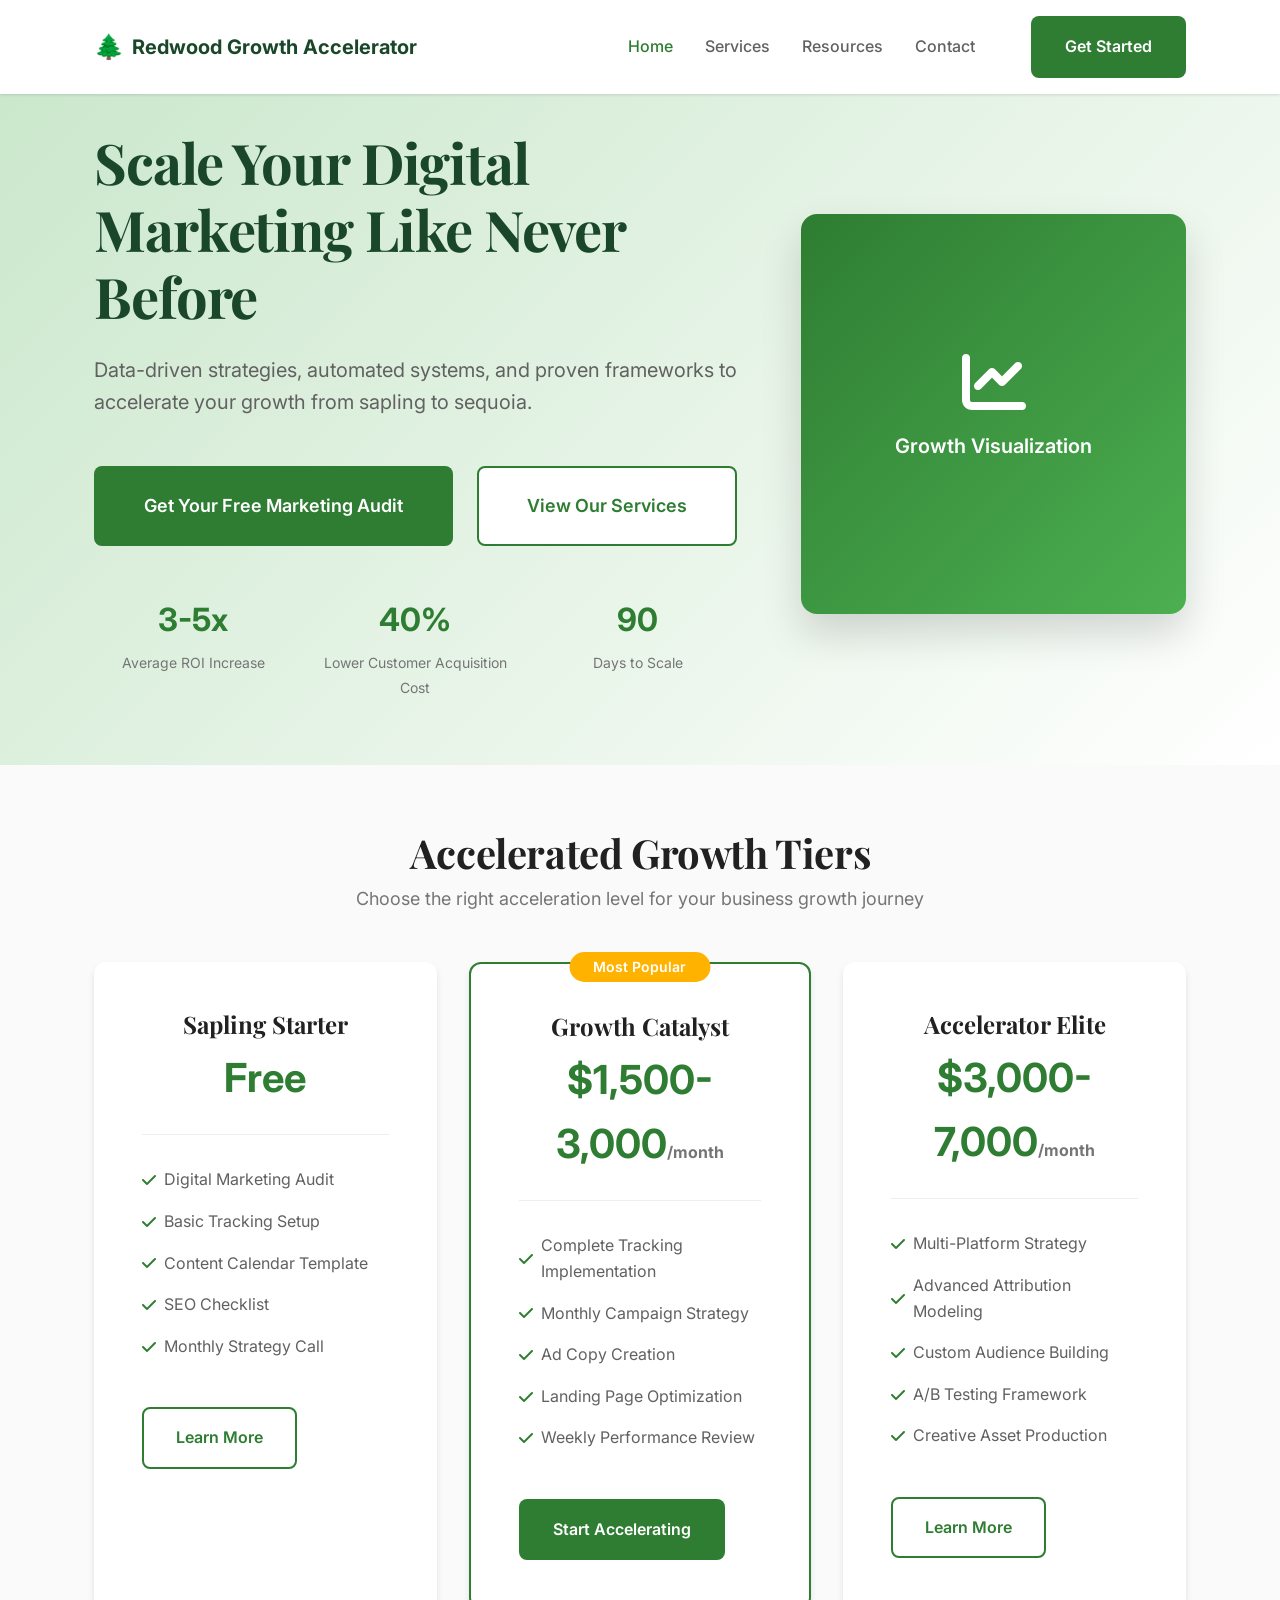
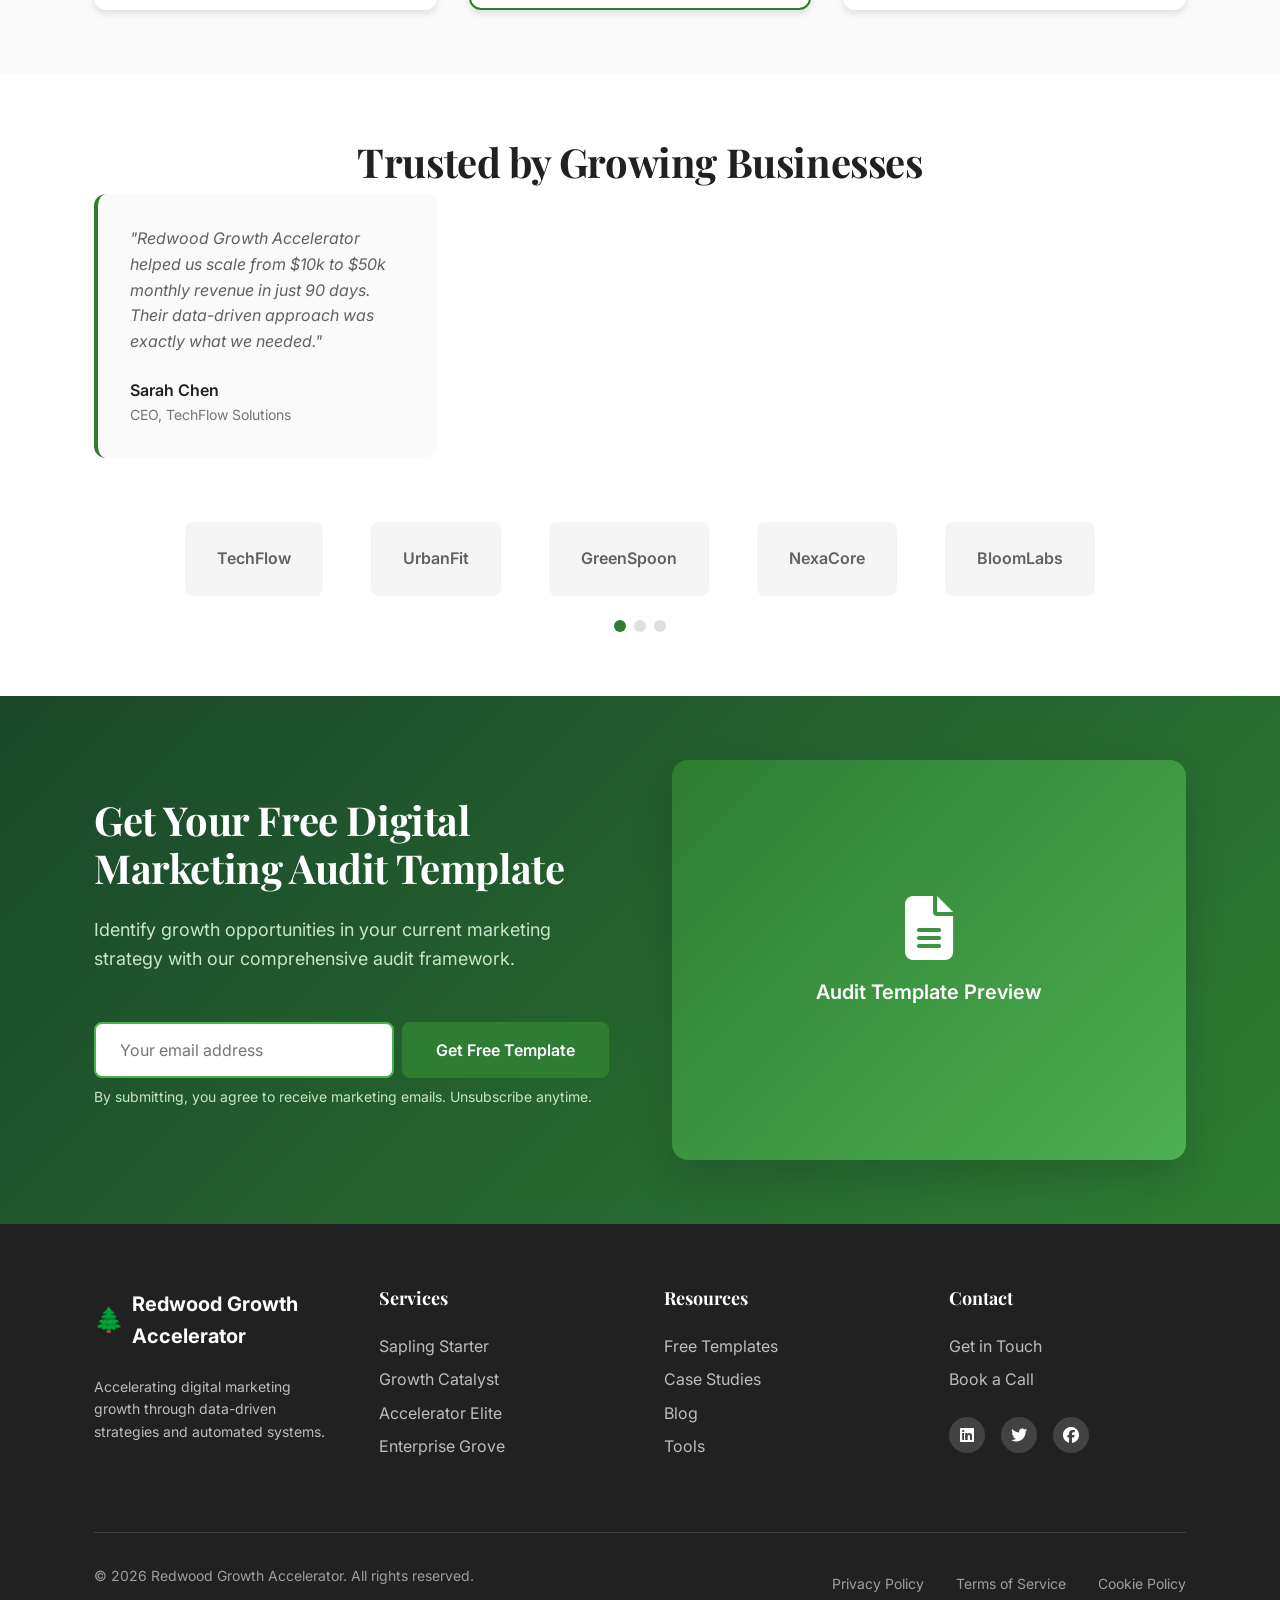
<file: index.html>
<!DOCTYPE html>
<html lang="en">
<head>
    <meta charset="UTF-8">
    <meta name="viewport" content="width=device-width, initial-scale=1.0">
    <title>Redwood Growth Accelerator - Scale Your Digital Marketing</title>
    <meta name="description" content="Comprehensive digital marketing acceleration service designed to rapidly scale client growth through data-driven strategies and automated systems.">
    
    <!-- Google Tag Manager -->
    <script>(function(w,d,s,l,i){w[l]=w[l]||[];w[l].push({'gtm.start':
    new Date().getTime(),event:'gtm.js'});var f=d.getElementsByTagName(s)[0],
    j=d.createElement(s),dl=l!='dataLayer'?'&l='+l:'';j.async=true;j.src=
    'https://www.googletagmanager.com/gtm.js?id='+i+dl;f.parentNode.insertBefore(j,f);
    })(window,document,'script','dataLayer','GTM-RGACCELERATOR');</script>
    <!-- End Google Tag Manager -->
    
    <!-- Facebook Pixel Code -->
    <script>
    !function(f,b,e,v,n,t,s)
    {if(f.fbq)return;n=f.fbq=function(){n.callMethod?
    n.callMethod.apply(n,arguments):n.queue.push(arguments)};
    if(!f._fbq)f._fbq=n;n.push=n;n.loaded=!0;n.version='2.0';
    n.queue=[];t=b.createElement(e);t.async=!0;
    t.src=v;s=b.getElementsByTagName(e)[0];
    s.parentNode.insertBefore(t,s)}(window, document,'script',
    'https://connect.facebook.net/en_US/fbevents.js');
    fbq('init', 'XXXXXXXXXXXXXXX');
    fbq('track', 'PageView');
    </script>
    <noscript><img height="1" width="1" style="display:none"
    src="https://www.facebook.com/tr?id=XXXXXXXXXXXXXXX&ev=PageView&noscript=1"
    /></noscript>
    <!-- End Facebook Pixel Code -->
    
    <link rel="stylesheet" href="css/style.css">
    <link rel="stylesheet" href="css/responsive.css">
    <link rel="preconnect" href="https://fonts.googleapis.com">
    <link rel="preconnect" href="https://fonts.gstatic.com" crossorigin>
    <link href="https://fonts.googleapis.com/css2?family=Inter:wght@300;400;500;600;700&family=Playfair+Display:wght@700&display=swap" rel="stylesheet">
    <link rel="stylesheet" href="https://cdnjs.cloudflare.com/ajax/libs/font-awesome/6.4.0/css/all.min.css">
</head>
<body>
    <!-- Google Tag Manager (noscript) -->
    <noscript><iframe src="https://www.googletagmanager.com/ns.html?id=GTM-RGACCELERATOR"
    height="0" width="0" style="display:none;visibility:hidden"></iframe></noscript>
    <!-- End Google Tag Manager (noscript) -->
    
    <!-- Navigation -->
    <nav class="navbar">
        <div class="container">
            <a href="index.html" class="logo">
                <span class="logo-icon">🌲</span>
                <span class="logo-text">Redwood Growth Accelerator</span>
            </a>
            <div class="nav-links">
                <a href="index.html" class="nav-link active">Home</a>
                <a href="services.html" class="nav-link">Services</a>
                <a href="resources.html" class="nav-link">Resources</a>
                <a href="contact.html" class="nav-link">Contact</a>
                <a href="contact.html" class="btn btn-primary nav-cta">Get Started</a>
            </div>
            <button class="menu-toggle" aria-label="Toggle menu">
                <i class="fas fa-bars"></i>
            </button>
        </div>
    </nav>

    <!-- Hero Section -->
    <section class="hero">
        <div class="container">
            <div class="hero-content">
                <h1 class="hero-title">Scale Your Digital Marketing Like Never Before</h1>
                <p class="hero-subtitle">Data-driven strategies, automated systems, and proven frameworks to accelerate your growth from sapling to sequoia.</p>
                <div class="hero-cta">
                    <a href="contact.html" class="btn btn-primary btn-large" onclick="trackFunnelStep('awareness', 'hero_cta_click', 'Get Free Audit')">
                        Get Your Free Marketing Audit
                    </a>
                    <a href="services.html" class="btn btn-secondary btn-large" onclick="trackFunnelStep('awareness', 'hero_secondary_click', 'View Services')">
                        View Our Services
                    </a>
                </div>
                <div class="hero-stats">
                    <div class="stat">
                        <span class="stat-number">3-5x</span>
                        <span class="stat-label">Average ROI Increase</span>
                    </div>
                    <div class="stat">
                        <span class="stat-number">40%</span>
                        <span class="stat-label">Lower Customer Acquisition Cost</span>
                    </div>
                    <div class="stat">
                        <span class="stat-number">90</span>
                        <span class="stat-label">Days to Scale</span>
                    </div>
                </div>
            </div>
            <div class="hero-image">
                <div class="image-placeholder">
                    <div class="placeholder-content">
                        <i class="fas fa-chart-line"></i>
                        <p>Growth Visualization</p>
                    </div>
                </div>
            </div>
        </div>
    </section>

    <!-- Services Preview -->
    <section class="services-preview">
        <div class="container">
            <h2 class="section-title">Accelerated Growth Tiers</h2>
            <p class="section-subtitle">Choose the right acceleration level for your business growth journey</p>
            
            <div class="tiers-grid">
                <div class="tier-card" onclick="trackFunnelStep('interest', 'tier_view', 'Sapling Starter')">
                    <div class="tier-header">
                        <h3 class="tier-title">Sapling Starter</h3>
                        <div class="tier-price">Free</div>
                    </div>
                    <div class="tier-features">
                        <div class="feature"><i class="fas fa-check"></i> Digital Marketing Audit</div>
                        <div class="feature"><i class="fas fa-check"></i> Basic Tracking Setup</div>
                        <div class="feature"><i class="fas fa-check"></i> Content Calendar Template</div>
                        <div class="feature"><i class="fas fa-check"></i> SEO Checklist</div>
                        <div class="feature"><i class="fas fa-check"></i> Monthly Strategy Call</div>
                    </div>
                    <a href="services.html#starter" class="btn btn-outline">Learn More</a>
                </div>
                
                <div class="tier-card featured" onclick="trackFunnelStep('interest', 'tier_view', 'Growth Catalyst')">
                    <div class="tier-badge">Most Popular</div>
                    <div class="tier-header">
                        <h3 class="tier-title">Growth Catalyst</h3>
                        <div class="tier-price">$1,500-3,000<span>/month</span></div>
                    </div>
                    <div class="tier-features">
                        <div class="feature"><i class="fas fa-check"></i> Complete Tracking Implementation</div>
                        <div class="feature"><i class="fas fa-check"></i> Monthly Campaign Strategy</div>
                        <div class="feature"><i class="fas fa-check"></i> Ad Copy Creation</div>
                        <div class="feature"><i class="fas fa-check"></i> Landing Page Optimization</div>
                        <div class="feature"><i class="fas fa-check"></i> Weekly Performance Review</div>
                    </div>
                    <a href="contact.html" class="btn btn-primary" onclick="trackFunnelStep('consideration', 'tier_cta_click', 'Growth Catalyst')">Start Accelerating</a>
                </div>
                
                <div class="tier-card" onclick="trackFunnelStep('interest', 'tier_view', 'Accelerator Elite')">
                    <div class="tier-header">
                        <h3 class="tier-title">Accelerator Elite</h3>
                        <div class="tier-price">$3,000-7,000<span>/month</span></div>
                    </div>
                    <div class="tier-features">
                        <div class="feature"><i class="fas fa-check"></i> Multi-Platform Strategy</div>
                        <div class="feature"><i class="fas fa-check"></i> Advanced Attribution Modeling</div>
                        <div class="feature"><i class="fas fa-check"></i> Custom Audience Building</div>
                        <div class="feature"><i class="fas fa-check"></i> A/B Testing Framework</div>
                        <div class="feature"><i class="fas fa-check"></i> Creative Asset Production</div>
                    </div>
                    <a href="services.html#elite" class="btn btn-outline">Learn More</a>
                </div>
            </div>
        </div>
    </section>

    <!-- Social Proof -->
    <section class="social-proof">
        <div class="container">
            <h2 class="section-title">Trusted by Growing Businesses</h2>
            
            <div class="testimonials">
                <div class="testimonial">
                    <div class="testimonial-content">
                        "Redwood Growth Accelerator helped us scale from $10k to $50k monthly revenue in just 90 days. Their data-driven approach was exactly what we needed."
                    </div>
                    <div class="testimonial-author">
                        <div class="author-name">Sarah Chen</div>
                        <div class="author-role">CEO, TechFlow Solutions</div>
                    </div>
                </div>
                
                <div class="testimonial">
                    <div class="testimonial-content">
                        "The tiered approach allowed us to start small and scale as we grew. The Accelerator Elite tier transformed our marketing completely."
                    </div>
                    <div class="testimonial-author">
                        <div class="author-name">Marcus Johnson</div>
                        <div class="author-role">Marketing Director, UrbanFit</div>
                    </div>
                </div>
                
                <div class="testimonial">
                    <div class="testimonial-content">
                        "Finally a service that actually delivers on the 'accelerator' promise. Our customer acquisition cost dropped by 40% in the first quarter."
                    </div>
                    <div class="testimonial-author">
                        <div class="author-name">Elena Rodriguez</div>
                        <div class="author-role">Founder, GreenSpoon</div>
                    </div>
                </div>
            </div>
            
            <div class="client-logos">
                <div class="logo-placeholder">TechFlow</div>
                <div class="logo-placeholder">UrbanFit</div>
                <div class="logo-placeholder">GreenSpoon</div>
                <div class="logo-placeholder">NexaCore</div>
                <div class="logo-placeholder">BloomLabs</div>
            </div>
        </div>
    </section>

    <!-- Free Resource CTA -->
    <section class="resource-cta">
        <div class="container">
            <div class="cta-content">
                <h2 class="cta-title">Get Your Free Digital Marketing Audit Template</h2>
                <p class="cta-subtitle">Identify growth opportunities in your current marketing strategy with our comprehensive audit framework.</p>
                
                <form class="lead-form" onsubmit="trackFunnelStep('interest', 'lead_magnet_submit', 'Marketing Audit')">
                    <div class="form-group">
                        <input type="email" placeholder="Your email address" required>
                        <button type="submit" class="btn btn-primary">Get Free Template</button>
                    </div>
                    <p class="form-note">By submitting, you agree to receive marketing emails. Unsubscribe anytime.</p>
                </form>
            </div>
            <div class="cta-image">
                <div class="image-placeholder">
                    <div class="placeholder-content">
                        <i class="fas fa-file-alt"></i>
                        <p>Audit Template Preview</p>
                    </div>
                </div>
            </div>
        </div>
    </section>

    <!-- Footer -->
    <footer class="footer">
        <div class="container">
            <div class="footer-grid">
                <div class="footer-col">
                    <a href="index.html" class="footer-logo">
                        <span class="logo-icon">🌲</span>
                        <span class="logo-text">Redwood Growth Accelerator</span>
                    </a>
                    <p class="footer-description">Accelerating digital marketing growth through data-driven strategies and automated systems.</p>
                </div>
                
                <div class="footer-col">
                    <h3 class="footer-heading">Services</h3>
                    <a href="services.html#starter" class="footer-link">Sapling Starter</a>
                    <a href="services.html#catalyst" class="footer-link">Growth Catalyst</a>
                    <a href="services.html#elite" class="footer-link">Accelerator Elite</a>
                    <a href="services.html#enterprise" class="footer-link">Enterprise Grove</a>
                </div>
                
                <div class="footer-col">
                    <h3 class="footer-heading">Resources</h3>
                    <a href="resources.html" class="footer-link">Free Templates</a>
                    <a href="resources.html" class="footer-link">Case Studies</a>
                    <a href="resources.html" class="footer-link">Blog</a>
                    <a href="resources.html" class="footer-link">Tools</a>
                </div>
                
                <div class="footer-col">
                    <h3 class="footer-heading">Contact</h3>
                    <a href="contact.html" class="footer-link">Get in Touch</a>
                    <a href="contact.html" class="footer-link">Book a Call</a>
                    <div class="social-links">
                        <a href="#" class="social-link"><i class="fab fa-linkedin"></i></a>
                        <a href="#" class="social-link"><i class="fab fa-twitter"></i></a>
                        <a href="#" class="social-link"><i class="fab fa-facebook"></i></a>
                    </div>
                </div>
            </div>
            
            <div class="footer-bottom">
                <p class="copyright">&copy; 2026 Redwood Growth Accelerator. All rights reserved.</p>
                <div class="footer-links">
                    <a href="#" class="footer-bottom-link">Privacy Policy</a>
                    <a href="#" class="footer-bottom-link">Terms of Service</a>
                    <a href="#" class="footer-bottom-link">Cookie Policy</a>
                </div>
            </div>
        </div>
    </footer>

    <!-- Tracking Script -->
    <script src="js/tracking.js"></script>
    <script src="js/main.js"></script>
    
    <!-- Funnel Tracking Function -->
    <script>
    function trackFunnelStep(step, action, label) {
        // Google Analytics 4
        gtag('event', action, {
            'event_category': 'funnel',
            'event_label': label,
            'funnel_step': step
        });
        
        // Facebook Pixel
        fbq('trackCustom', 'FunnelStep', {
            step: step,
            action: action,
            label: label
        });
        
        console.log(`Funnel tracking: ${step} - ${action} - ${label}`);
    }
    
    // Track page view
    document.addEventListener('DOMContentLoaded', function() {
        trackFunnelStep('awareness', 'page_view', 'homepage');
        
        // Track scroll depth
        let scrollTracked = false;
        window.addEventListener('scroll', function() {
            if (!scrollTracked && window.scrollY > window.innerHeight * 0.5) {
                trackFunnelStep('awareness', 'scroll_50p', 'homepage');
                scrollTracked = true;
            }
        });
    });
    </script>
</body>
</html>
</file>
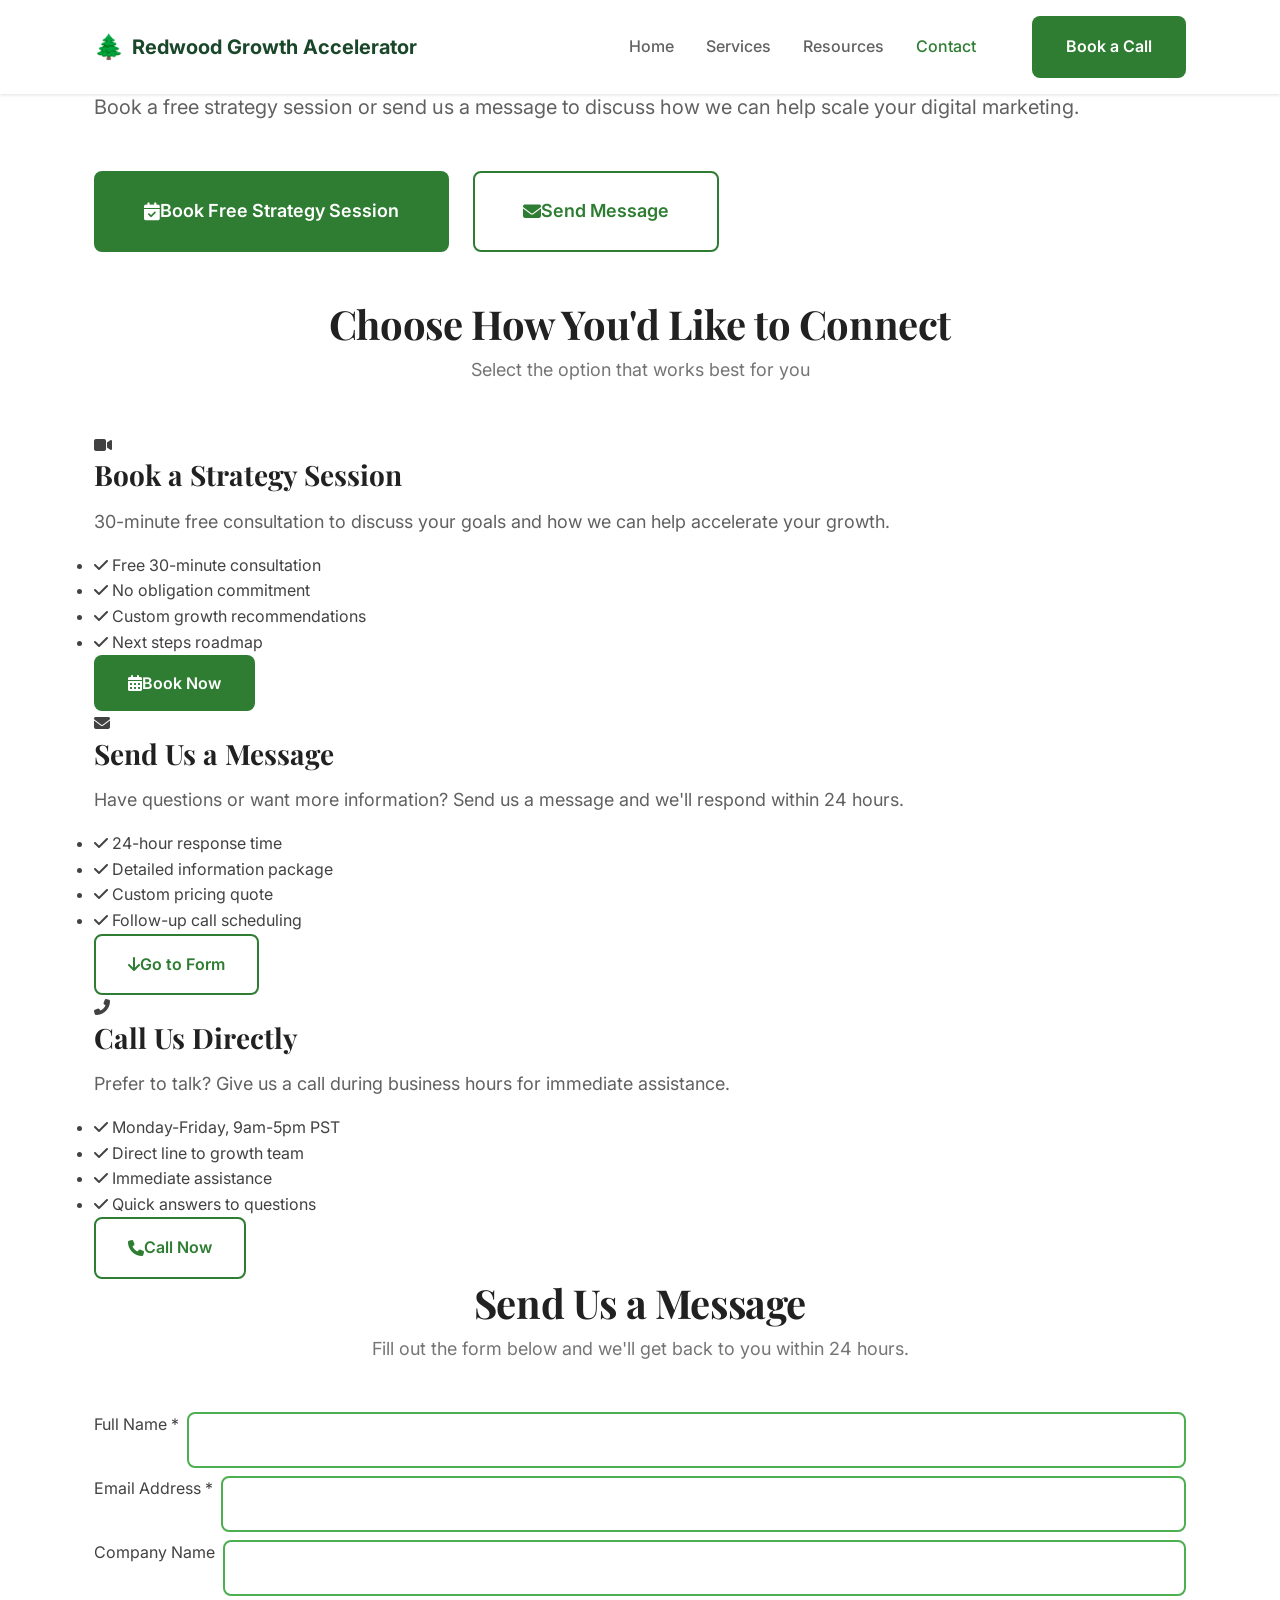
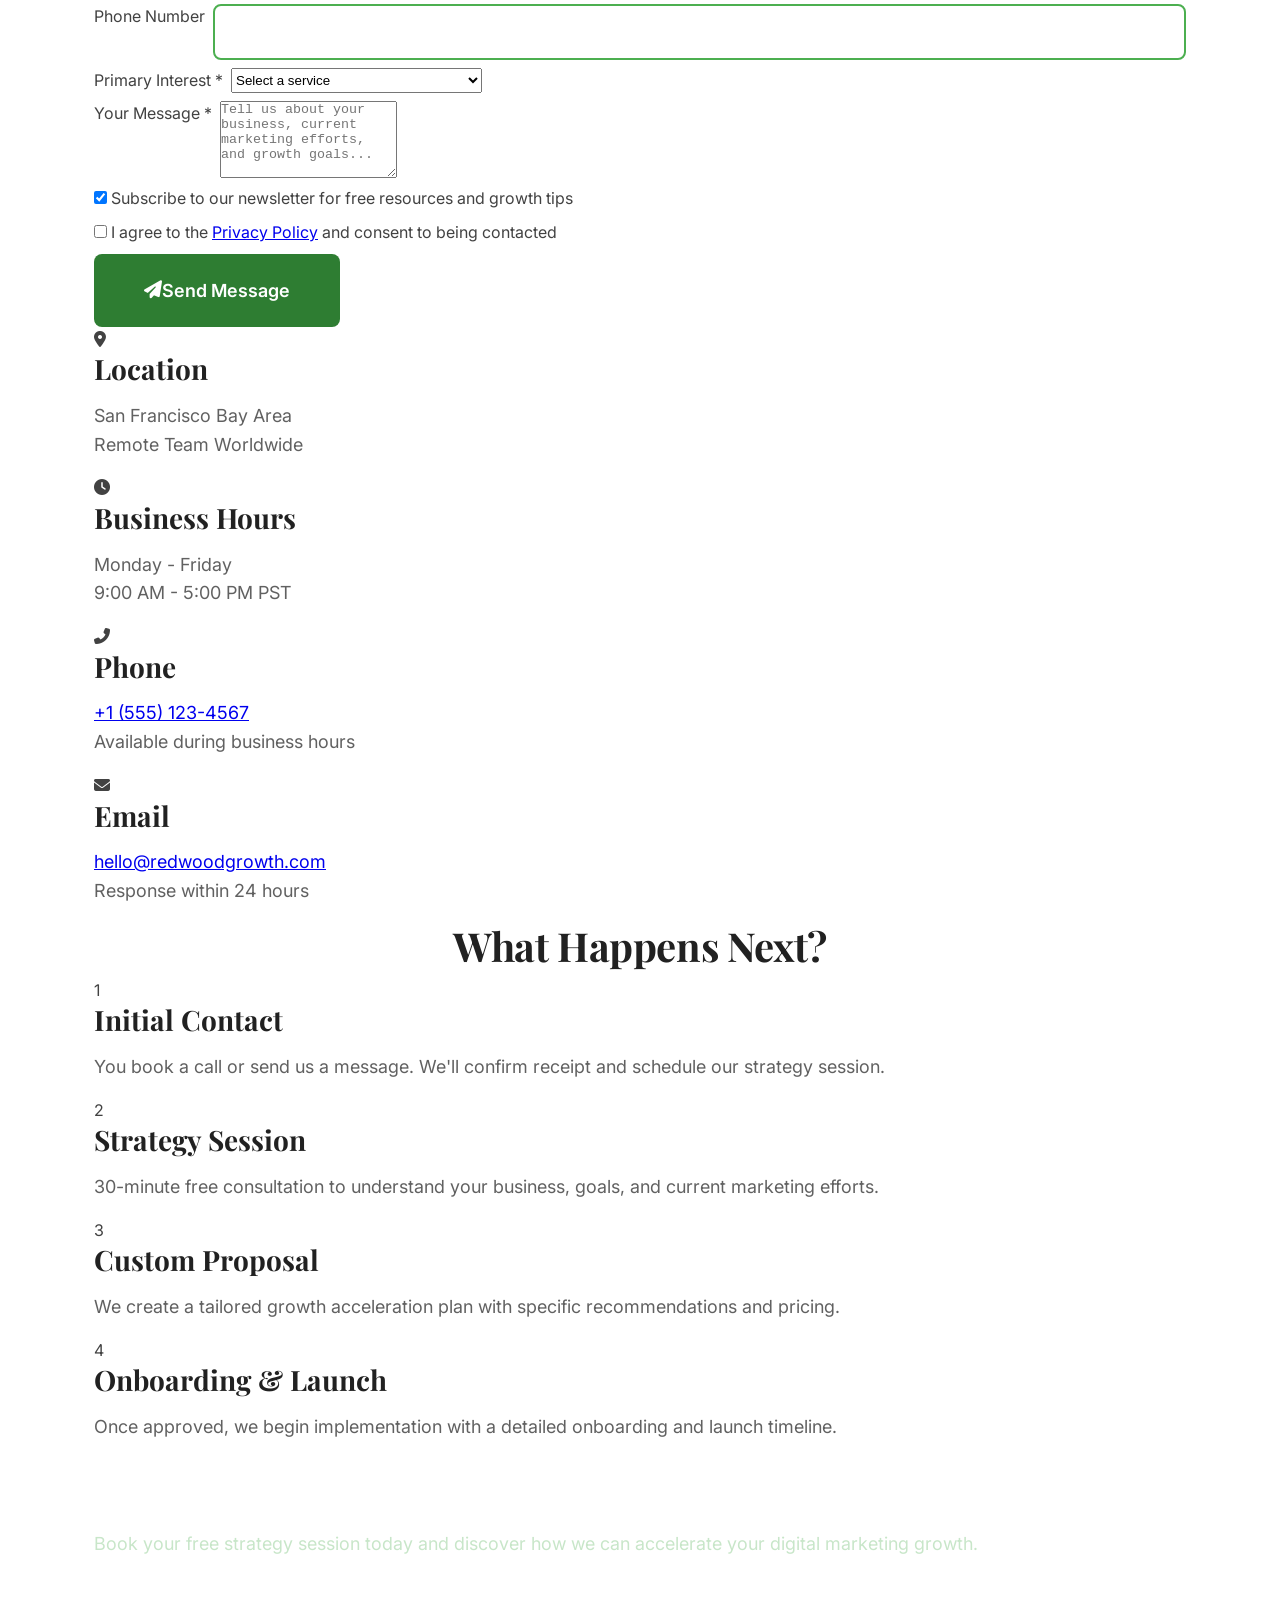
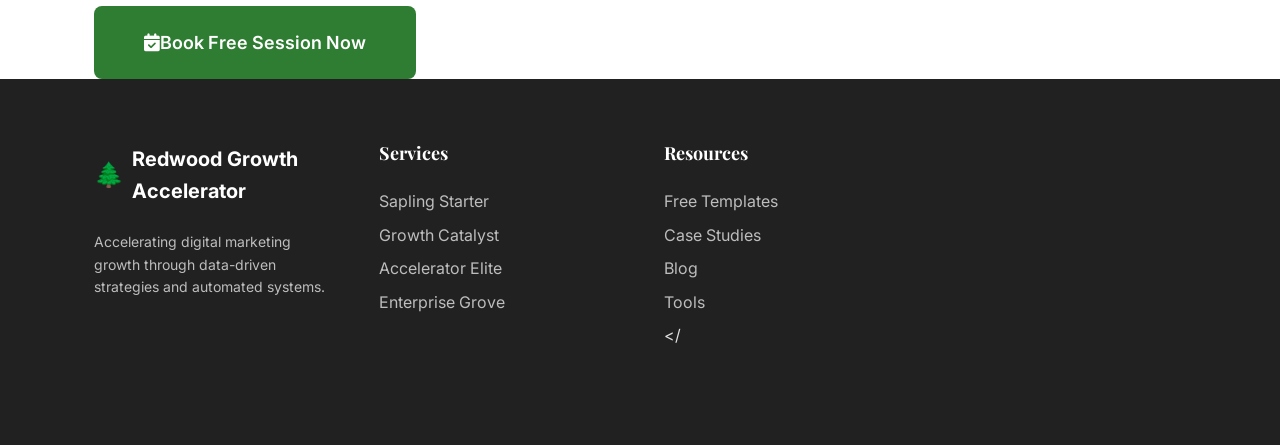
<file: contact.html>
<!DOCTYPE html>
<html lang="en">
<head>
    <meta charset="UTF-8">
    <meta name="viewport" content="width=device-width, initial-scale=1.0">
    <title>Contact Us - Redwood Growth Accelerator</title>
    <meta name="description" content="Get in touch with Redwood Growth Accelerator. Book a free strategy session or send us a message to start accelerating your digital marketing growth.">
    
    <!-- Google Tag Manager -->
    <script>(function(w,d,s,l,i){w[l]=w[l]||[];w[l].push({'gtm.start':
    new Date().getTime(),event:'gtm.js'});var f=d.getElementsByTagName(s)[0],
    j=d.createElement(s),dl=l!='dataLayer'?'&l='+l:'';j.async=true;j.src=
    'https://www.googletagmanager.com/gtm.js?id='+i+dl;f.parentNode.insertBefore(j,f);
    })(window,document,'script','dataLayer','GTM-RGACCELERATOR');</script>
    <!-- End Google Tag Manager -->
    
    <!-- Facebook Pixel Code -->
    <script>
    !function(f,b,e,v,n,t,s)
    {if(f.fbq)return;n=f.fbq=function(){n.callMethod?
    n.callMethod.apply(n,arguments):n.queue.push(arguments)};
    if(!f._fbq)f._fbq=n;n.push=n;n.loaded=!0;n.version='2.0';
    n.queue=[];t=b.createElement(e);t.async=!0;
    t.src=v;s=b.getElementsByTagName(e)[0];
    s.parentNode.insertBefore(t,s)}(window, document,'script',
    'https://connect.facebook.net/en_US/fbevents.js');
    fbq('init', 'XXXXXXXXXXXXXXX');
    fbq('track', 'PageView');
    </script>
    <noscript><img height="1" width="1" style="display:none"
    src="https://www.facebook.com/tr?id=XXXXXXXXXXXXXXX&ev=PageView&noscript=1"
    /></noscript>
    <!-- End Facebook Pixel Code -->
    
    <!-- Calendly Integration -->
    <link href="https://assets.calendly.com/assets/external/widget.css" rel="stylesheet">
    <script src="https://assets.calendly.com/assets/external/widget.js" type="text/javascript" async></script>
    
    <link rel="stylesheet" href="css/style.css">
    <link rel="stylesheet" href="css/responsive.css">
    <link rel="stylesheet" href="css/responsive.css">
    <link rel="preconnect" href="https://fonts.googleapis.com">
    <link rel="preconnect" href="https://fonts.gstatic.com" crossorigin>
    <link href="https://fonts.googleapis.com/css2?family=Inter:wght@300;400;500;600;700&family=Playfair+Display:wght@700&display=swap" rel="stylesheet">
    <link rel="stylesheet" href="https://cdnjs.cloudflare.com/ajax/libs/font-awesome/6.4.0/css/all.min.css">
</head>
<body>
    <!-- Google Tag Manager (noscript) -->
    <noscript><iframe src="https://www.googletagmanager.com/ns.html?id=GTM-RGACCELERATOR"
    height="0" width="0" style="display:none;visibility:hidden"></iframe></noscript>
    <!-- End Google Tag Manager (noscript) -->
    
    <!-- Navigation -->
    <nav class="navbar">
        <div class="container">
            <a href="index.html" class="logo">
                <span class="logo-icon">🌲</span>
                <span class="logo-text">Redwood Growth Accelerator</span>
            </a>
            <div class="nav-links">
                <a href="index.html" class="nav-link">Home</a>
                <a href="services.html" class="nav-link">Services</a>
                <a href="resources.html" class="nav-link">Resources</a>
                <a href="contact.html" class="nav-link active">Contact</a>
                <a href="#book-call" class="btn btn-primary nav-cta">Book a Call</a>
            </div>
            <button class="menu-toggle" aria-label="Toggle menu">
                <i class="fas fa-bars"></i>
            </button>
        </div>
    </nav>

    <!-- Contact Hero -->
    <section class="contact-hero">
        <div class="container">
            <div class="hero-content">
                <h1 class="hero-title">Let's Accelerate Your Growth Together</h1>
                <p class="hero-subtitle">Book a free strategy session or send us a message to discuss how we can help scale your digital marketing.</p>
                <div class="hero-cta">
                    <a href="#book-call" class="btn btn-primary btn-large" onclick="trackFunnelStep('decision', 'hero_book_call', 'contact_page')">
                        <i class="fas fa-calendar-check"></i> Book Free Strategy Session
                    </a>
                    <a href="#contact-form" class="btn btn-secondary btn-large" onclick="trackFunnelStep('decision', 'hero_contact_form', 'contact_page')">
                        <i class="fas fa-envelope"></i> Send Message
                    </a>
                </div>
            </div>
        </div>
    </section>

    <!-- Contact Options -->
    <section class="contact-options">
        <div class="container">
            <h2 class="section-title">Choose How You'd Like to Connect</h2>
            <p class="section-subtitle">Select the option that works best for you</p>
            
            <div class="options-grid">
                <div class="option-card" id="book-call">
                    <div class="option-icon">
                        <i class="fas fa-video"></i>
                    </div>
                    <h3>Book a Strategy Session</h3>
                    <p class="option-description">30-minute free consultation to discuss your goals and how we can help accelerate your growth.</p>
                    <ul class="option-benefits">
                        <li><i class="fas fa-check"></i> Free 30-minute consultation</li>
                        <li><i class="fas fa-check"></i> No obligation commitment</li>
                        <li><i class="fas fa-check"></i> Custom growth recommendations</li>
                        <li><i class="fas fa-check"></i> Next steps roadmap</li>
                    </ul>
                    <button class="btn btn-primary" onclick="openCalendly()">
                        <i class="fas fa-calendar-alt"></i> Book Now
                    </button>
                </div>
                
                <div class="option-card">
                    <div class="option-icon">
                        <i class="fas fa-envelope"></i>
                    </div>
                    <h3>Send Us a Message</h3>
                    <p class="option-description">Have questions or want more information? Send us a message and we'll respond within 24 hours.</p>
                    <ul class="option-benefits">
                        <li><i class="fas fa-check"></i> 24-hour response time</li>
                        <li><i class="fas fa-check"></i> Detailed information package</li>
                        <li><i class="fas fa-check"></i> Custom pricing quote</li>
                        <li><i class="fas fa-check"></i> Follow-up call scheduling</li>
                    </ul>
                    <a href="#contact-form" class="btn btn-outline" onclick="trackFunnelStep('decision', 'option_message', 'contact_page')">
                        <i class="fas fa-arrow-down"></i> Go to Form
                    </a>
                </div>
                
                <div class="option-card">
                    <div class="option-icon">
                        <i class="fas fa-phone-alt"></i>
                    </div>
                    <h3>Call Us Directly</h3>
                    <p class="option-description">Prefer to talk? Give us a call during business hours for immediate assistance.</p>
                    <ul class="option-benefits">
                        <li><i class="fas fa-check"></i> Monday-Friday, 9am-5pm PST</li>
                        <li><i class="fas fa-check"></i> Direct line to growth team</li>
                        <li><i class="fas fa-check"></i> Immediate assistance</li>
                        <li><i class="fas fa-check"></i> Quick answers to questions</li>
                    </ul>
                    <a href="tel:+15551234567" class="btn btn-outline" onclick="trackFunnelStep('decision', 'option_call', 'contact_page')">
                        <i class="fas fa-phone"></i> Call Now
                    </a>
                </div>
            </div>
        </div>
    </section>

    <!-- Contact Form -->
    <section class="contact-form-section" id="contact-form">
        <div class="container">
            <div class="form-container">
                <div class="form-header">
                    <h2 class="section-title">Send Us a Message</h2>
                    <p class="section-subtitle">Fill out the form below and we'll get back to you within 24 hours.</p>
                </div>
                
                <form class="contact-form" id="main-contact-form" data-form-id="main_contact">
                    <div class="form-row">
                        <div class="form-group">
                            <label for="name">Full Name *</label>
                            <input type="text" id="name" name="name" required 
                                   onfocus="trackFormInteraction('main_contact', 'name', 'field_focus')"
                                   oninput="trackFormInteraction('main_contact', 'name', 'field_input')">
                        </div>
                        
                        <div class="form-group">
                            <label for="email">Email Address *</label>
                            <input type="email" id="email" name="email" required 
                                   onfocus="trackFormInteraction('main_contact', 'email', 'field_focus')"
                                   oninput="trackFormInteraction('main_contact', 'email', 'field_input')">
                        </div>
                    </div>
                    
                    <div class="form-row">
                        <div class="form-group">
                            <label for="company">Company Name</label>
                            <input type="text" id="company" name="company"
                                   onfocus="trackFormInteraction('main_contact', 'company', 'field_focus')"
                                   oninput="trackFormInteraction('main_contact', 'company', 'field_input')">
                        </div>
                        
                        <div class="form-group">
                            <label for="phone">Phone Number</label>
                            <input type="tel" id="phone" name="phone"
                                   onfocus="trackFormInteraction('main_contact', 'phone', 'field_focus')"
                                   oninput="trackFormInteraction('main_contact', 'phone', 'field_input')">
                        </div>
                    </div>
                    
                    <div class="form-group">
                        <label for="service">Primary Interest *</label>
                        <select id="service" name="service" required
                                onfocus="trackFormInteraction('main_contact', 'service', 'field_focus')"
                                onchange="trackFormInteraction('main_contact', 'service', 'field_change')">
                            <option value="">Select a service</option>
                            <option value="sapling">Sapling Starter (Free Audit)</option>
                            <option value="catalyst">Growth Catalyst ($1,500-3,000/month)</option>
                            <option value="elite">Accelerator Elite ($3,000-7,000/month)</option>
                            <option value="enterprise">Enterprise Grove (Custom)</option>
                            <option value="other">Other/Not Sure</option>
                        </select>
                    </div>
                    
                    <div class="form-group">
                        <label for="message">Your Message *</label>
                        <textarea id="message" name="message" rows="5" required
                                  onfocus="trackFormInteraction('main_contact', 'message', 'field_focus')"
                                  oninput="trackFormInteraction('main_contact', 'message', 'field_input')"
                                  placeholder="Tell us about your business, current marketing efforts, and growth goals..."></textarea>
                    </div>
                    
                    <div class="form-group">
                        <label class="checkbox-label">
                            <input type="checkbox" name="newsletter" checked>
                            <span>Subscribe to our newsletter for free resources and growth tips</span>
                        </label>
                    </div>
                    
                    <div class="form-group">
                        <label class="checkbox-label">
                            <input type="checkbox" name="privacy" required>
                            <span>I agree to the <a href="#" onclick="trackFunnelStep('decision', 'privacy_policy', 'contact_page')">Privacy Policy</a> and consent to being contacted</span>
                        </label>
                    </div>
                    
                    <button type="submit" class="btn btn-primary btn-large">
                        <i class="fas fa-paper-plane"></i> Send Message
                    </button>
                </form>
            </div>
        </div>
    </section>

    <!-- Contact Info -->
    <section class="contact-info">
        <div class="container">
            <div class="info-grid">
                <div class="info-card">
                    <div class="info-icon">
                        <i class="fas fa-map-marker-alt"></i>
                    </div>
                    <h3>Location</h3>
                    <p>San Francisco Bay Area<br>Remote Team Worldwide</p>
                </div>
                
                <div class="info-card">
                    <div class="info-icon">
                        <i class="fas fa-clock"></i>
                    </div>
                    <h3>Business Hours</h3>
                    <p>Monday - Friday<br>9:00 AM - 5:00 PM PST</p>
                </div>
                
                <div class="info-card">
                    <div class="info-icon">
                        <i class="fas fa-phone-alt"></i>
                    </div>
                    <h3>Phone</h3>
                    <p><a href="tel:+15551234567">+1 (555) 123-4567</a><br>Available during business hours</p>
                </div>
                
                <div class="info-card">
                    <div class="info-icon">
                        <i class="fas fa-envelope"></i>
                    </div>
                    <h3>Email</h3>
                    <p><a href="mailto:hello@redwoodgrowth.com">hello@redwoodgrowth.com</a><br>Response within 24 hours</p>
                </div>
            </div>
        </div>
    </section>

    <!-- Next Steps -->
    <section class="next-steps">
        <div class="container">
            <h2 class="section-title">What Happens Next?</h2>
            
            <div class="steps-timeline">
                <div class="step">
                    <div class="step-number">1</div>
                    <div class="step-content">
                        <h3>Initial Contact</h3>
                        <p>You book a call or send us a message. We'll confirm receipt and schedule our strategy session.</p>
                    </div>
                </div>
                
                <div class="step">
                    <div class="step-number">2</div>
                    <div class="step-content">
                        <h3>Strategy Session</h3>
                        <p>30-minute free consultation to understand your business, goals, and current marketing efforts.</p>
                    </div>
                </div>
                
                <div class="step">
                    <div class="step-number">3</div>
                    <div class="step-content">
                        <h3>Custom Proposal</h3>
                        <p>We create a tailored growth acceleration plan with specific recommendations and pricing.</p>
                    </div>
                </div>
                
                <div class="step">
                    <div class="step-number">4</div>
                    <div class="step-content">
                        <h3>Onboarding & Launch</h3>
                        <p>Once approved, we begin implementation with a detailed onboarding and launch timeline.</p>
                    </div>
                </div>
            </div>
        </div>
    </section>

    <!-- Final CTA -->
    <section class="final-cta">
        <div class="container">
            <div class="cta-content">
                <h2 class="cta-title">Ready to Start Your Growth Journey?</h2>
                <p class="cta-subtitle">Book your free strategy session today and discover how we can accelerate your digital marketing growth.</p>
                <button class="btn btn-primary btn-large" onclick="openCalendly()">
                    <i class="fas fa-calendar-check"></i> Book Free Session Now
                </button>
            </div>
        </div>
    </section>

    <!-- Footer -->
    <footer class="footer">
        <div class="container">
            <div class="footer-grid">
                <div class="footer-col">
                    <a href="index.html" class="footer-logo">
                        <span class="logo-icon">🌲</span>
                        <span class="logo-text">Redwood Growth Accelerator</span>
                    </a>
                    <p class="footer-description">Accelerating digital marketing growth through data-driven strategies and automated systems.</p>
                </div>
                
                <div class="footer-col">
                    <h3 class="footer-heading">Services</h3>
                    <a href="services.html#starter" class="footer-link">Sapling Starter</a>
                    <a href="services.html#catalyst" class="footer-link">Growth Catalyst</a>
                    <a href="services.html#elite" class="footer-link">Accelerator Elite</a>
                    <a href="services.html#enterprise" class="footer-link">Enterprise Grove</a>
                </div>
                
                <div class="footer-col">
                    <h3 class="footer-heading">Resources</h3>
                    <a href="resources.html" class="footer-link">Free Templates</a>
                    <a href="resources.html" class="footer-link">Case Studies</a>
                    <a href="resources.html" class="footer-link">Blog</a>
                    <a href="resources.html" class="footer-link">Tools</a>
                </
</file>
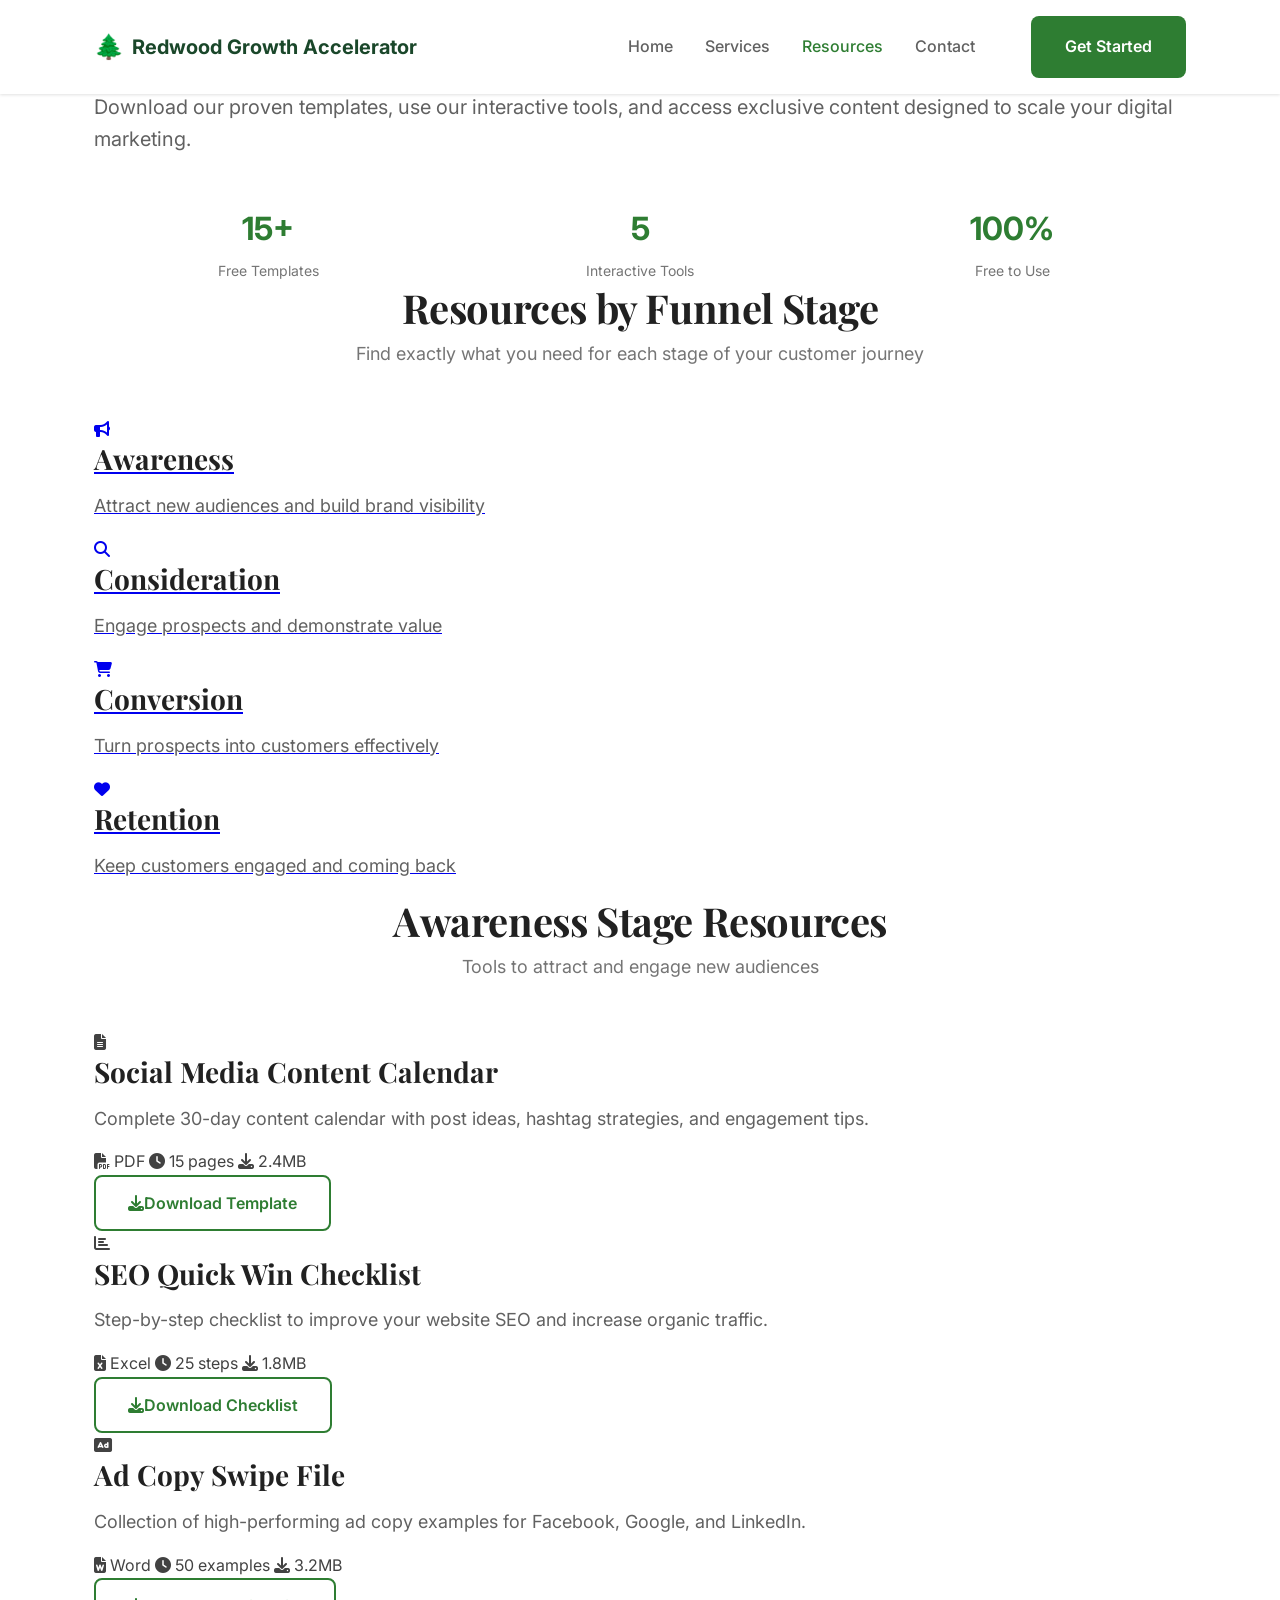
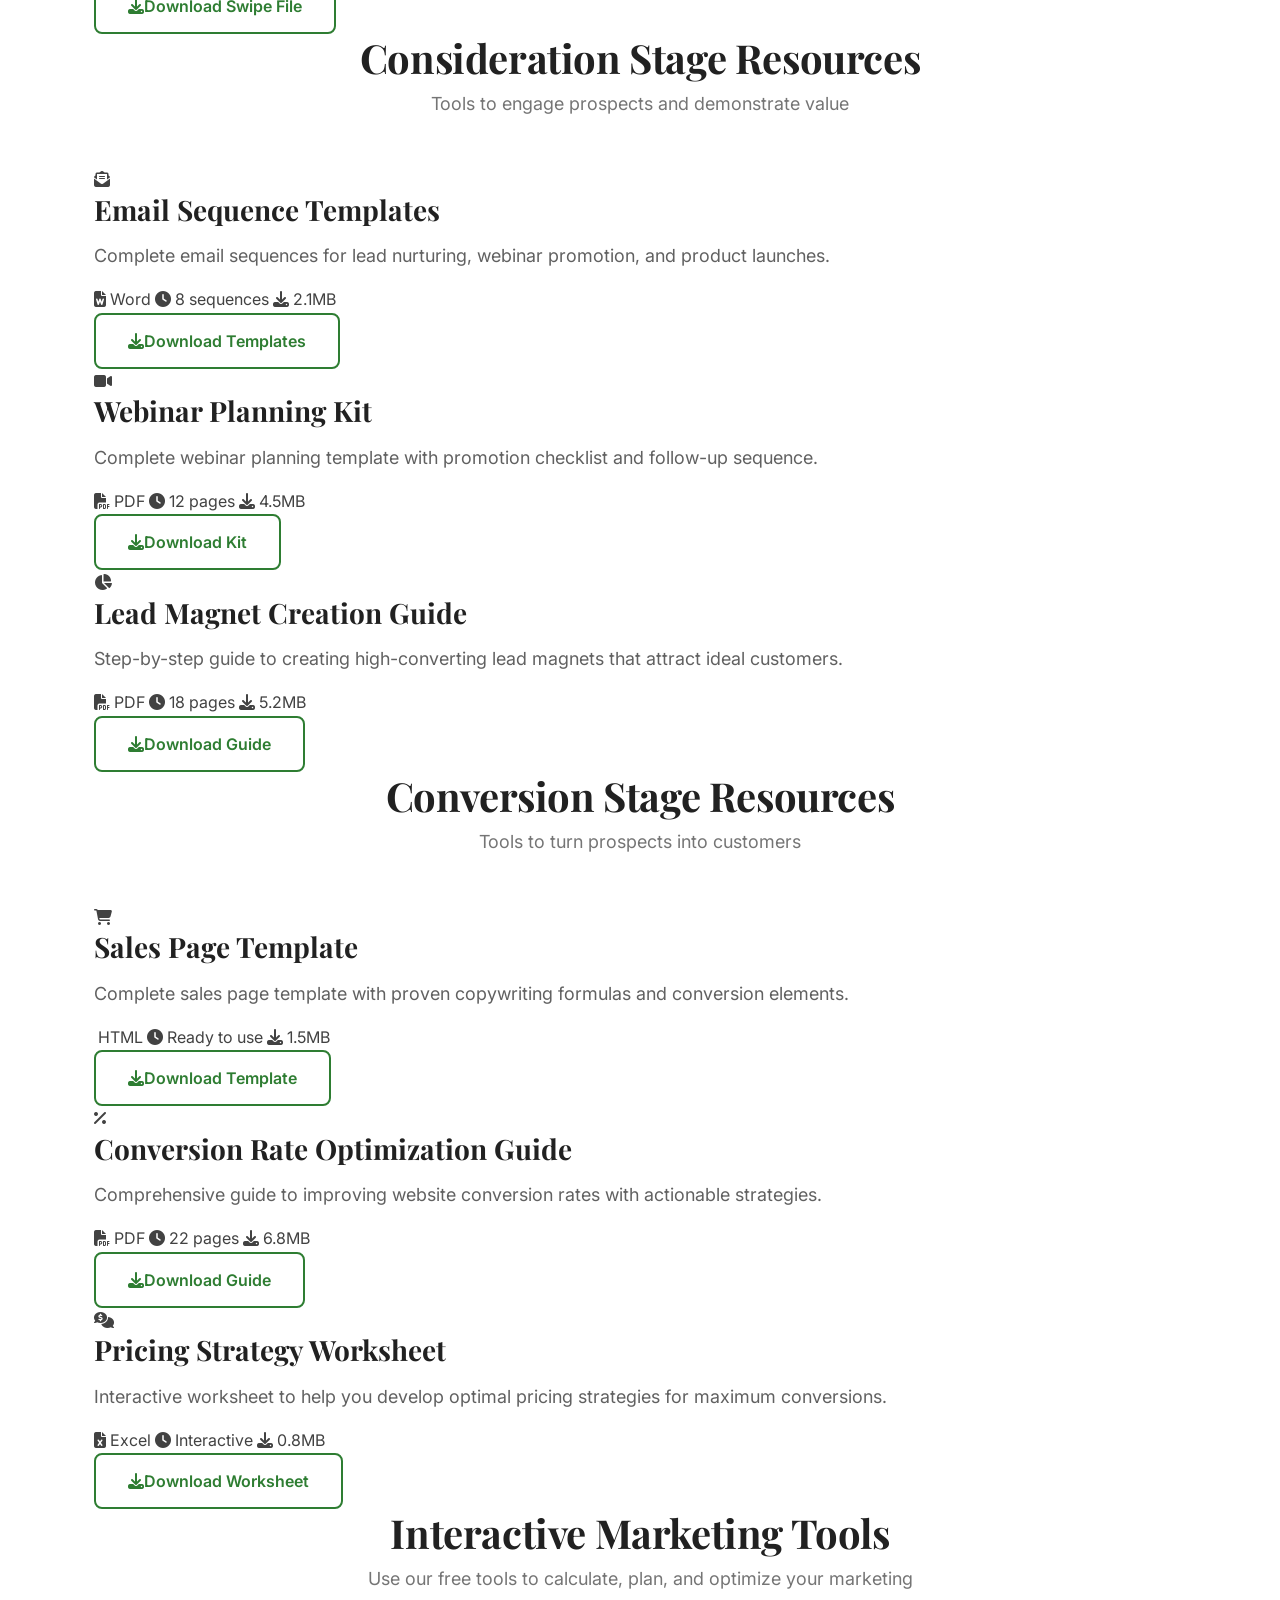
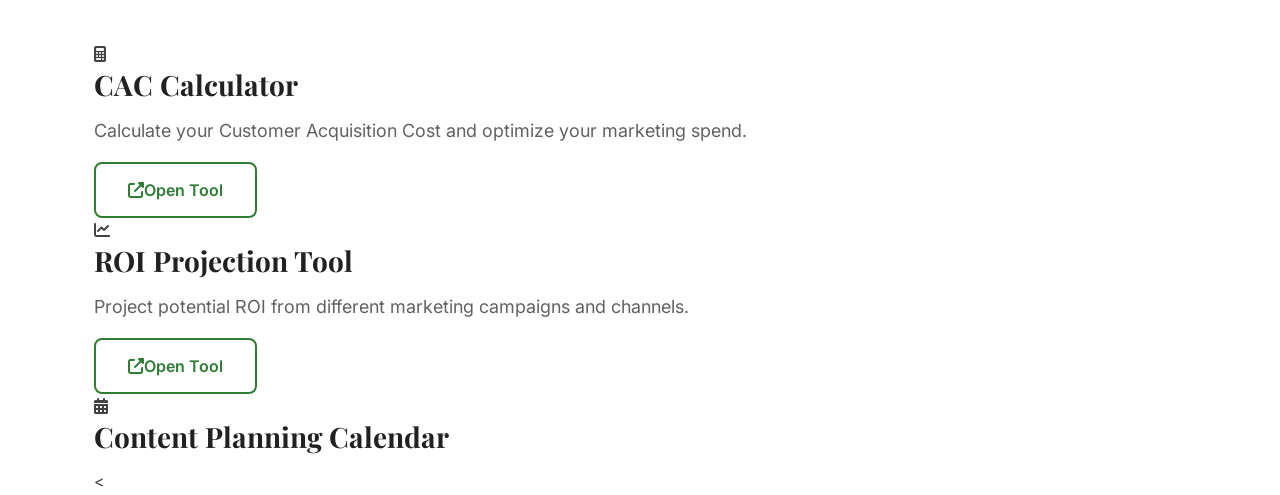
<file: resources.html>
<!DOCTYPE html>
<html lang="en">
<head>
    <meta charset="UTF-8">
    <meta name="viewport" content="width=device-width, initial-scale=1.0">
    <title>Free Resources - Redwood Growth Accelerator</title>
    <meta name="description" content="Free marketing templates, tools, and resources to accelerate your digital marketing growth. Download our templates and use our interactive tools.">
    
    <!-- Google Tag Manager -->
    <script>(function(w,d,s,l,i){w[l]=w[l]||[];w[l].push({'gtm.start':
    new Date().getTime(),event:'gtm.js'});var f=d.getElementsByTagName(s)[0],
    j=d.createElement(s),dl=l!='dataLayer'?'&l='+l:'';j.async=true;j.src=
    'https://www.googletagmanager.com/gtm.js?id='+i+dl;f.parentNode.insertBefore(j,f);
    })(window,document,'script','dataLayer','GTM-RGACCELERATOR');</script>
    <!-- End Google Tag Manager -->
    
    <!-- Facebook Pixel Code -->
    <script>
    !function(f,b,e,v,n,t,s)
    {if(f.fbq)return;n=f.fbq=function(){n.callMethod?
    n.callMethod.apply(n,arguments):n.queue.push(arguments)};
    if(!f._fbq)f._fbq=n;n.push=n;n.loaded=!0;n.version='2.0';
    n.queue=[];t=b.createElement(e);t.async=!0;
    t.src=v;s=b.getElementsByTagName(e)[0];
    s.parentNode.insertBefore(t,s)}(window, document,'script',
    'https://connect.facebook.net/en_US/fbevents.js');
    fbq('init', 'XXXXXXXXXXXXXXX');
    fbq('track', 'PageView');
    </script>
    <noscript><img height="1" width="1" style="display:none"
    src="https://www.facebook.com/tr?id=XXXXXXXXXXXXXXX&ev=PageView&noscript=1"
    /></noscript>
    <!-- End Facebook Pixel Code -->
    
    <link rel="stylesheet" href="css/style.css">
    <link rel="stylesheet" href="css/responsive.css">
    <link rel="preconnect" href="https://fonts.googleapis.com">
    <link rel="preconnect" href="https://fonts.gstatic.com" crossorigin>
    <link href="https://fonts.googleapis.com/css2?family=Inter:wght@300;400;500;600;700&family=Playfair+Display:wght@700&display=swap" rel="stylesheet">
    <link rel="stylesheet" href="https://cdnjs.cloudflare.com/ajax/libs/font-awesome/6.4.0/css/all.min.css">
</head>
<body>
    <!-- Google Tag Manager (noscript) -->
    <noscript><iframe src="https://www.googletagmanager.com/ns.html?id=GTM-RGACCELERATOR"
    height="0" width="0" style="display:none;visibility:hidden"></iframe></noscript>
    <!-- End Google Tag Manager (noscript) -->
    
    <!-- Navigation -->
    <nav class="navbar">
        <div class="container">
            <a href="index.html" class="logo">
                <span class="logo-icon">🌲</span>
                <span class="logo-text">Redwood Growth Accelerator</span>
            </a>
            <div class="nav-links">
                <a href="index.html" class="nav-link">Home</a>
                <a href="services.html" class="nav-link">Services</a>
                <a href="resources.html" class="nav-link active">Resources</a>
                <a href="contact.html" class="nav-link">Contact</a>
                <a href="contact.html" class="btn btn-primary nav-cta">Get Started</a>
            </div>
            <button class="menu-toggle" aria-label="Toggle menu">
                <i class="fas fa-bars"></i>
            </button>
        </div>
    </nav>

    <!-- Resources Hero -->
    <section class="resources-hero">
        <div class="container">
            <div class="hero-content">
                <h1 class="hero-title">Free Resources to Accelerate Your Growth</h1>
                <p class="hero-subtitle">Download our proven templates, use our interactive tools, and access exclusive content designed to scale your digital marketing.</p>
                <div class="hero-stats">
                    <div class="stat">
                        <span class="stat-number">15+</span>
                        <span class="stat-label">Free Templates</span>
                    </div>
                    <div class="stat">
                        <span class="stat-number">5</span>
                        <span class="stat-label">Interactive Tools</span>
                    </div>
                    <div class="stat">
                        <span class="stat-number">100%</span>
                        <span class="stat-label">Free to Use</span>
                    </div>
                </div>
            </div>
        </div>
    </section>

    <!-- Category Grid -->
    <section class="category-section">
        <div class="container">
            <h2 class="section-title">Resources by Funnel Stage</h2>
            <p class="section-subtitle">Find exactly what you need for each stage of your customer journey</p>
            
            <div class="category-grid">
                <a href="#awareness" class="category-card" onclick="trackFunnelStep('interest', 'category_click', 'awareness')">
                    <div class="category-icon">
                        <i class="fas fa-bullhorn"></i>
                    </div>
                    <h3>Awareness</h3>
                    <p>Attract new audiences and build brand visibility</p>
                </a>
                
                <a href="#consideration" class="category-card" onclick="trackFunnelStep('interest', 'category_click', 'consideration')">
                    <div class="category-icon">
                        <i class="fas fa-search"></i>
                    </div>
                    <h3>Consideration</h3>
                    <p>Engage prospects and demonstrate value</p>
                </a>
                
                <a href="#conversion" class="category-card" onclick="trackFunnelStep('interest', 'category_click', 'conversion')">
                    <div class="category-icon">
                        <i class="fas fa-shopping-cart"></i>
                    </div>
                    <h3>Conversion</h3>
                    <p>Turn prospects into customers effectively</p>
                </a>
                
                <a href="#retention" class="category-card" onclick="trackFunnelStep('interest', 'category_click', 'retention')">
                    <div class="category-icon">
                        <i class="fas fa-heart"></i>
                    </div>
                    <h3>Retention</h3>
                    <p>Keep customers engaged and coming back</p>
                </a>
            </div>
        </div>
    </section>

    <!-- Awareness Resources -->
    <section class="resource-section" id="awareness">
        <div class="container">
            <div class="section-header">
                <h2 class="section-title">Awareness Stage Resources</h2>
                <p class="section-subtitle">Tools to attract and engage new audiences</p>
            </div>
            
            <div class="resource-grid">
                <div class="resource-card">
                    <div class="resource-icon">
                        <i class="fas fa-file-alt"></i>
                    </div>
                    <h3>Social Media Content Calendar</h3>
                    <p class="resource-description">Complete 30-day content calendar with post ideas, hashtag strategies, and engagement tips.</p>
                    <div class="resource-meta">
                        <span class="meta-item"><i class="fas fa-file-pdf"></i> PDF</span>
                        <span class="meta-item"><i class="fas fa-clock"></i> 15 pages</span>
                        <span class="meta-item"><i class="fas fa-download"></i> 2.4MB</span>
                    </div>
                    <button class="btn btn-outline" onclick="downloadResource('Social Media Content Calendar', 'awareness')">
                        <i class="fas fa-download"></i> Download Template
                    </button>
                </div>
                
                <div class="resource-card">
                    <div class="resource-icon">
                        <i class="fas fa-chart-bar"></i>
                    </div>
                    <h3>SEO Quick Win Checklist</h3>
                    <p class="resource-description">Step-by-step checklist to improve your website SEO and increase organic traffic.</p>
                    <div class="resource-meta">
                        <span class="meta-item"><i class="fas fa-file-excel"></i> Excel</span>
                        <span class="meta-item"><i class="fas fa-clock"></i> 25 steps</span>
                        <span class="meta-item"><i class="fas fa-download"></i> 1.8MB</span>
                    </div>
                    <button class="btn btn-outline" onclick="downloadResource('SEO Quick Win Checklist', 'awareness')">
                        <i class="fas fa-download"></i> Download Checklist
                    </button>
                </div>
                
                <div class="resource-card">
                    <div class="resource-icon">
                        <i class="fas fa-ad"></i>
                    </div>
                    <h3>Ad Copy Swipe File</h3>
                    <p class="resource-description">Collection of high-performing ad copy examples for Facebook, Google, and LinkedIn.</p>
                    <div class="resource-meta">
                        <span class="meta-item"><i class="fas fa-file-word"></i> Word</span>
                        <span class="meta-item"><i class="fas fa-clock"></i> 50 examples</span>
                        <span class="meta-item"><i class="fas fa-download"></i> 3.2MB</span>
                    </div>
                    <button class="btn btn-outline" onclick="downloadResource('Ad Copy Swipe File', 'awareness')">
                        <i class="fas fa-download"></i> Download Swipe File
                    </button>
                </div>
            </div>
        </div>
    </section>

    <!-- Consideration Resources -->
    <section class="resource-section alt-bg" id="consideration">
        <div class="container">
            <div class="section-header">
                <h2 class="section-title">Consideration Stage Resources</h2>
                <p class="section-subtitle">Tools to engage prospects and demonstrate value</p>
            </div>
            
            <div class="resource-grid">
                <div class="resource-card">
                    <div class="resource-icon">
                        <i class="fas fa-envelope-open-text"></i>
                    </div>
                    <h3>Email Sequence Templates</h3>
                    <p class="resource-description">Complete email sequences for lead nurturing, webinar promotion, and product launches.</p>
                    <div class="resource-meta">
                        <span class="meta-item"><i class="fas fa-file-word"></i> Word</span>
                        <span class="meta-item"><i class="fas fa-clock"></i> 8 sequences</span>
                        <span class="meta-item"><i class="fas fa-download"></i> 2.1MB</span>
                    </div>
                    <button class="btn btn-outline" onclick="downloadResource('Email Sequence Templates', 'consideration')">
                        <i class="fas fa-download"></i> Download Templates
                    </button>
                </div>
                
                <div class="resource-card">
                    <div class="resource-icon">
                        <i class="fas fa-video"></i>
                    </div>
                    <h3>Webinar Planning Kit</h3>
                    <p class="resource-description">Complete webinar planning template with promotion checklist and follow-up sequence.</p>
                    <div class="resource-meta">
                        <span class="meta-item"><i class="fas fa-file-pdf"></i> PDF</span>
                        <span class="meta-item"><i class="fas fa-clock"></i> 12 pages</span>
                        <span class="meta-item"><i class="fas fa-download"></i> 4.5MB</span>
                    </div>
                    <button class="btn btn-outline" onclick="downloadResource('Webinar Planning Kit', 'consideration')">
                        <i class="fas fa-download"></i> Download Kit
                    </button>
                </div>
                
                <div class="resource-card">
                    <div class="resource-icon">
                        <i class="fas fa-chart-pie"></i>
                    </div>
                    <h3>Lead Magnet Creation Guide</h3>
                    <p class="resource-description">Step-by-step guide to creating high-converting lead magnets that attract ideal customers.</p>
                    <div class="resource-meta">
                        <span class="meta-item"><i class="fas fa-file-pdf"></i> PDF</span>
                        <span class="meta-item"><i class="fas fa-clock"></i> 18 pages</span>
                        <span class="meta-item"><i class="fas fa-download"></i> 5.2MB</span>
                    </div>
                    <button class="btn btn-outline" onclick="downloadResource('Lead Magnet Creation Guide', 'consideration')">
                        <i class="fas fa-download"></i> Download Guide
                    </button>
                </div>
            </div>
        </div>
    </section>

    <!-- Conversion Resources -->
    <section class="resource-section" id="conversion">
        <div class="container">
            <div class="section-header">
                <h2 class="section-title">Conversion Stage Resources</h2>
                <p class="section-subtitle">Tools to turn prospects into customers</p>
            </div>
            
            <div class="resource-grid">
                <div class="resource-card">
                    <div class="resource-icon">
                        <i class="fas fa-shopping-cart"></i>
                    </div>
                    <h3>Sales Page Template</h3>
                    <p class="resource-description">Complete sales page template with proven copywriting formulas and conversion elements.</p>
                    <div class="resource-meta">
                        <span class="meta-item"><i class="fas fa-file-html"></i> HTML</span>
                        <span class="meta-item"><i class="fas fa-clock"></i> Ready to use</span>
                        <span class="meta-item"><i class="fas fa-download"></i> 1.5MB</span>
                    </div>
                    <button class="btn btn-outline" onclick="downloadResource('Sales Page Template', 'conversion')">
                        <i class="fas fa-download"></i> Download Template
                    </button>
                </div>
                
                <div class="resource-card">
                    <div class="resource-icon">
                        <i class="fas fa-percentage"></i>
                    </div>
                    <h3>Conversion Rate Optimization Guide</h3>
                    <p class="resource-description">Comprehensive guide to improving website conversion rates with actionable strategies.</p>
                    <div class="resource-meta">
                        <span class="meta-item"><i class="fas fa-file-pdf"></i> PDF</span>
                        <span class="meta-item"><i class="fas fa-clock"></i> 22 pages</span>
                        <span class="meta-item"><i class="fas fa-download"></i> 6.8MB</span>
                    </div>
                    <button class="btn btn-outline" onclick="downloadResource('Conversion Rate Optimization Guide', 'conversion')">
                        <i class="fas fa-download"></i> Download Guide
                    </button>
                </div>
                
                <div class="resource-card">
                    <div class="resource-icon">
                        <i class="fas fa-comments-dollar"></i>
                    </div>
                    <h3>Pricing Strategy Worksheet</h3>
                    <p class="resource-description">Interactive worksheet to help you develop optimal pricing strategies for maximum conversions.</p>
                    <div class="resource-meta">
                        <span class="meta-item"><i class="fas fa-file-excel"></i> Excel</span>
                        <span class="meta-item"><i class="fas fa-clock"></i> Interactive</span>
                        <span class="meta-item"><i class="fas fa-download"></i> 0.8MB</span>
                    </div>
                    <button class="btn btn-outline" onclick="downloadResource('Pricing Strategy Worksheet', 'conversion')">
                        <i class="fas fa-download"></i> Download Worksheet
                    </button>
                </div>
            </div>
        </div>
    </section>

    <!-- Interactive Tools -->
    <section class="tools-section" id="tools">
        <div class="container">
            <div class="section-header">
                <h2 class="section-title">Interactive Marketing Tools</h2>
                <p class="section-subtitle">Use our free tools to calculate, plan, and optimize your marketing</p>
            </div>
            
            <div class="tools-grid">
                <div class="tool-card">
                    <div class="tool-icon">
                        <i class="fas fa-calculator"></i>
                    </div>
                    <h3>CAC Calculator</h3>
                    <p>Calculate your Customer Acquisition Cost and optimize your marketing spend.</p>
                    <button class="btn btn-outline" onclick="openTool('CAC Calculator')">
                        <i class="fas fa-external-link-alt"></i> Open Tool
                    </button>
                </div>
                
                <div class="tool-card">
                    <div class="tool-icon">
                        <i class="fas fa-chart-line"></i>
                    </div>
                    <h3>ROI Projection Tool</h3>
                    <p>Project potential ROI from different marketing campaigns and channels.</p>
                    <button class="btn btn-outline" onclick="openTool('ROI Projection Tool')">
                        <i class="fas fa-external-link-alt"></i> Open Tool
                    </button>
                </div>
                
                <div class="tool-card">
                    <div class="tool-icon">
                        <i class="fas fa-calendar-alt"></i>
                    </div>
                    <h3>Content Planning Calendar</h3>
                    <
</file>
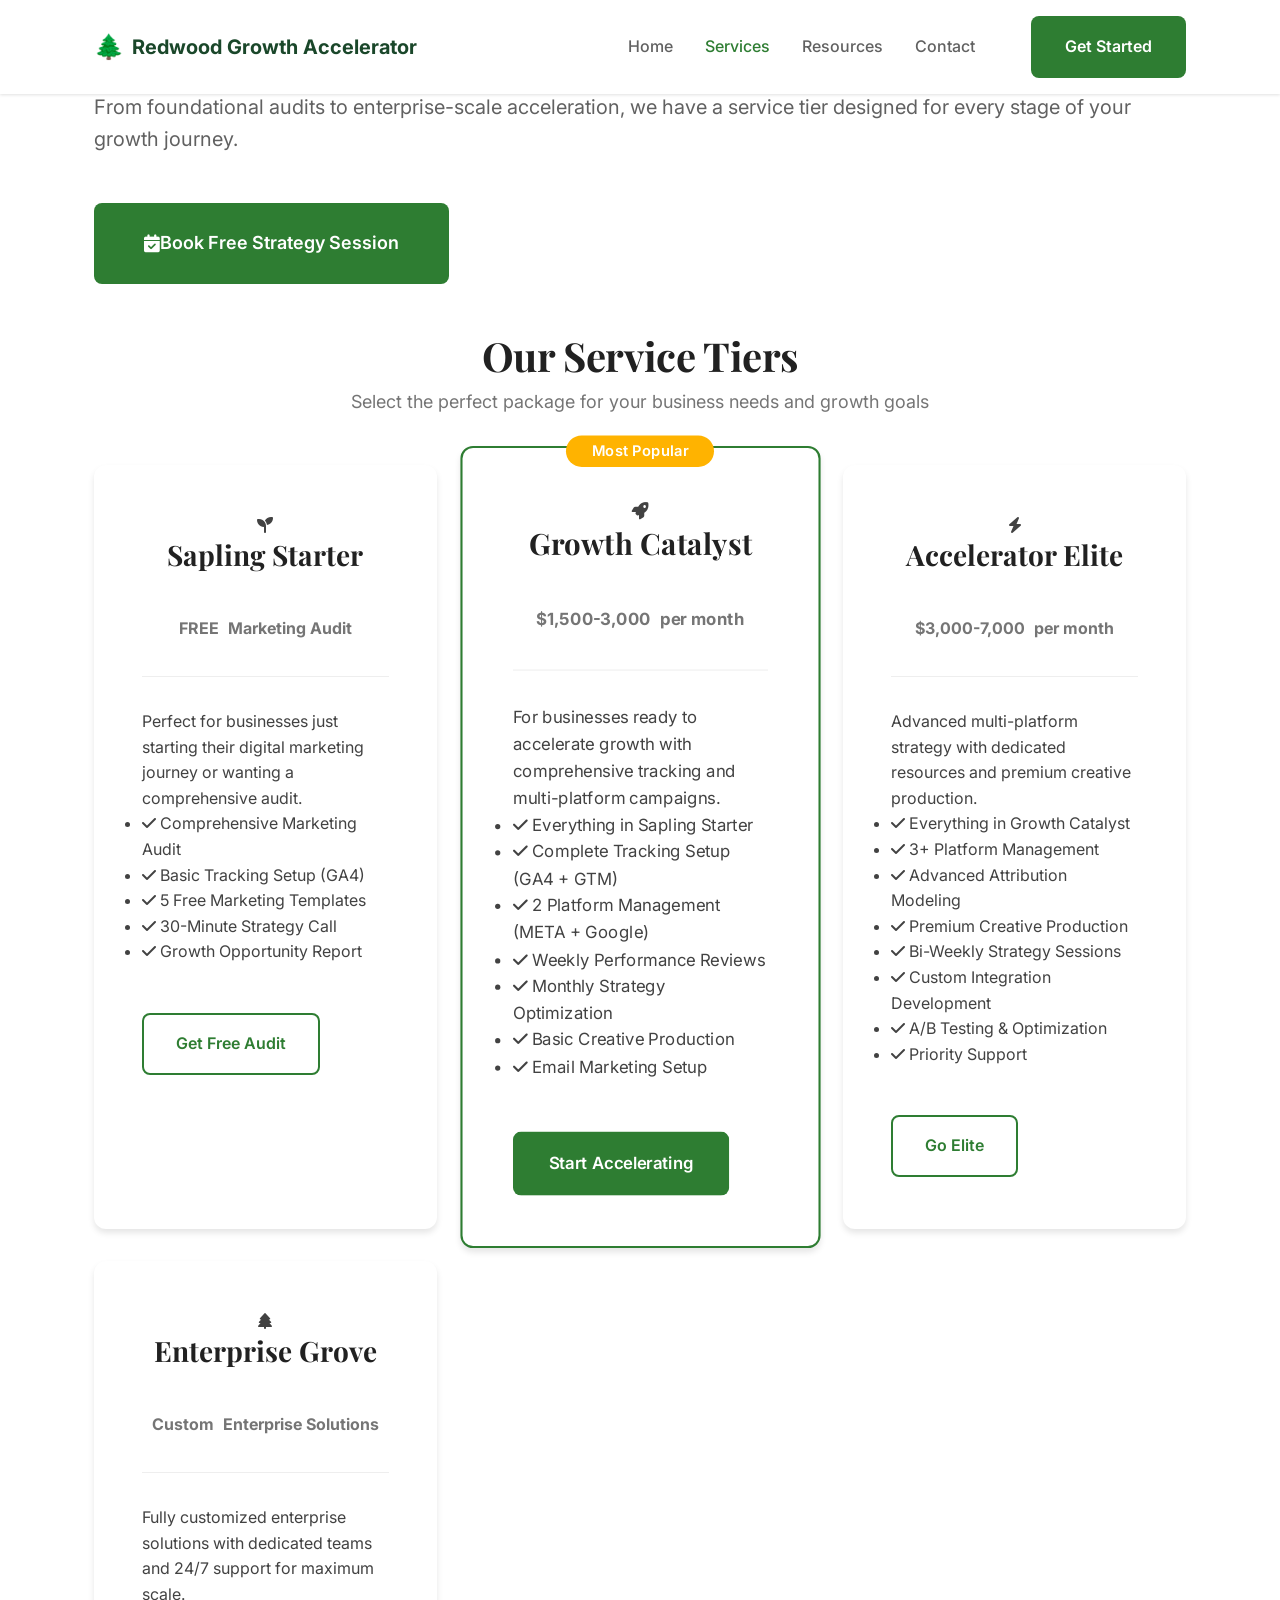
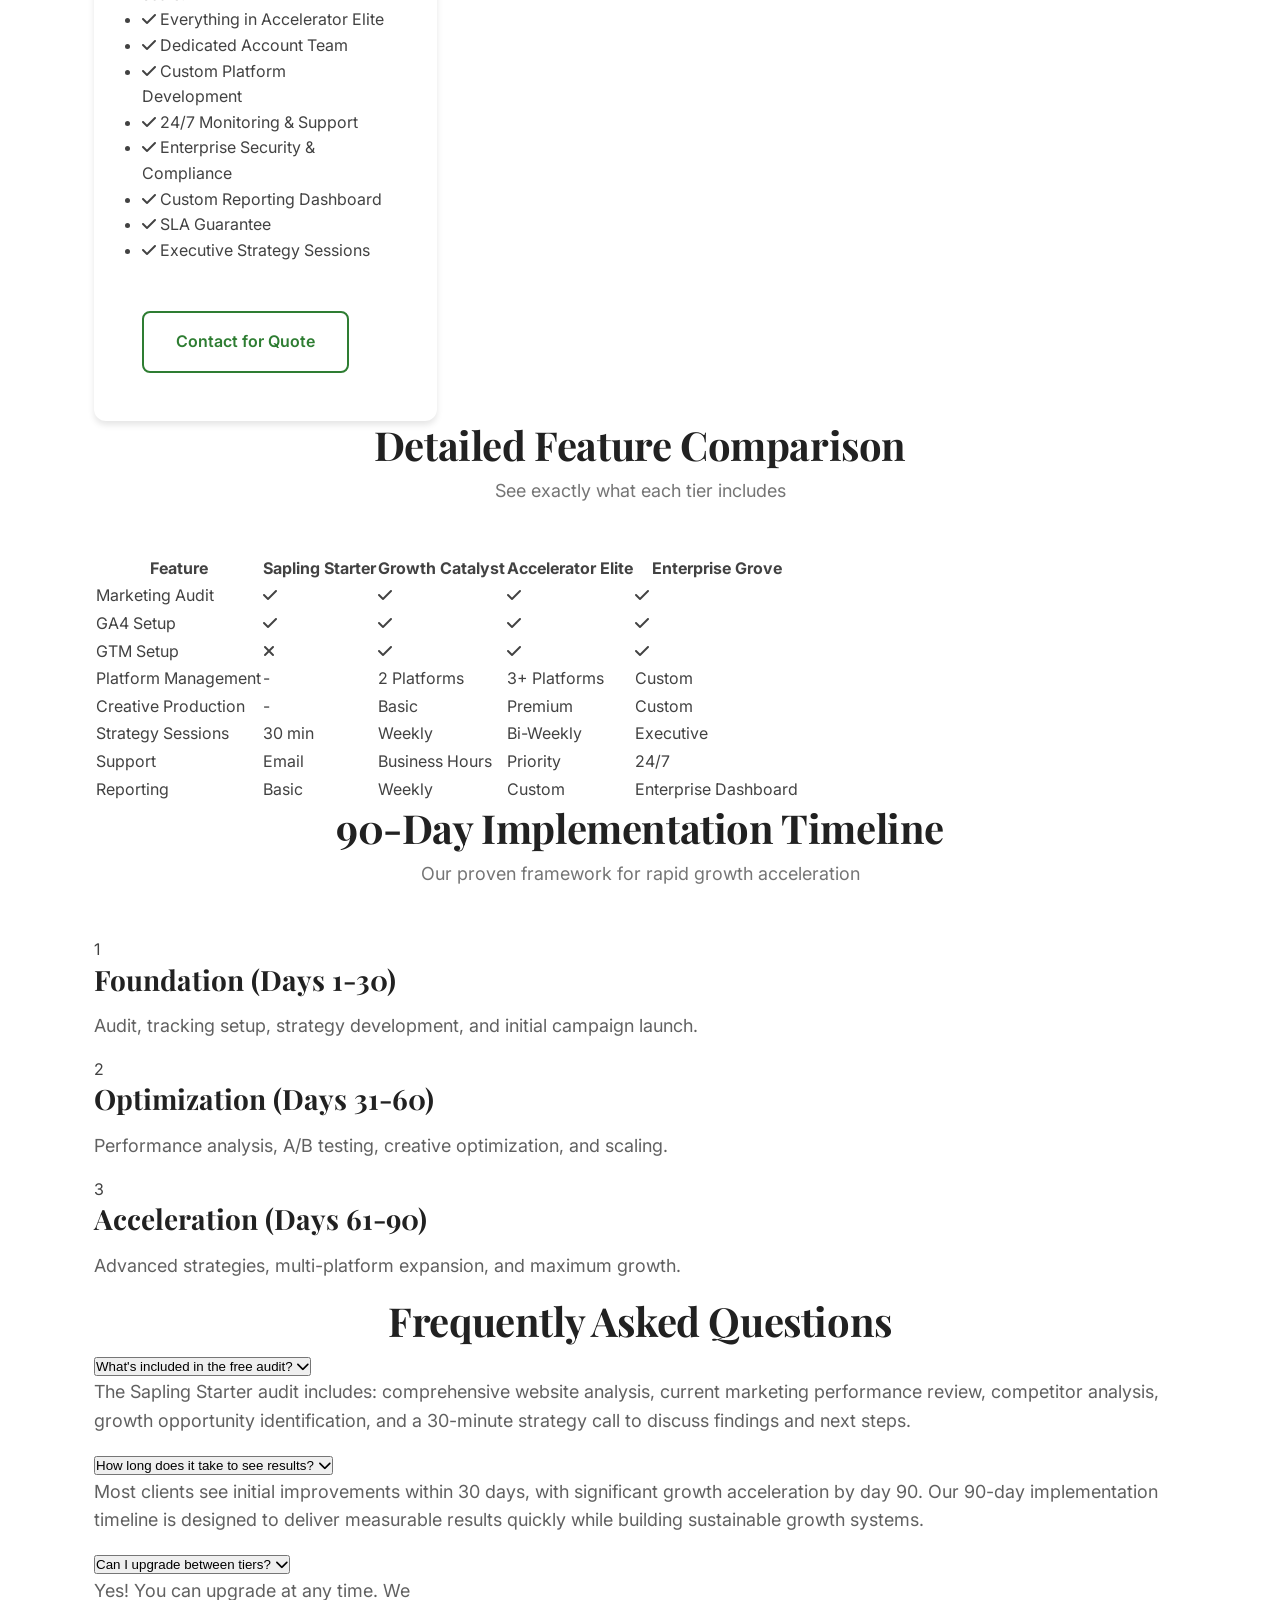
<file: services.html>
<!DOCTYPE html>
<html lang="en">
<head>
    <meta charset="UTF-8">
    <meta name="viewport" content="width=device-width, initial-scale=1.0">
    <title>Services - Redwood Growth Accelerator</title>
    <meta name="description" content="Choose from our 4-tier service packages: Sapling Starter, Growth Catalyst, Accelerator Elite, and Enterprise Grove. Each designed to accelerate your digital marketing growth.">
    
    <!-- Google Tag Manager -->
    <script>(function(w,d,s,l,i){w[l]=w[l]||[];w[l].push({'gtm.start':
    new Date().getTime(),event:'gtm.js'});var f=d.getElementsByTagName(s)[0],
    j=d.createElement(s),dl=l!='dataLayer'?'&l='+l:'';j.async=true;j.src=
    'https://www.googletagmanager.com/gtm.js?id='+i+dl;f.parentNode.insertBefore(j,f);
    })(window,document,'script','dataLayer','GTM-RGACCELERATOR');</script>
    <!-- End Google Tag Manager -->
    
    <!-- Facebook Pixel Code -->
    <script>
    !function(f,b,e,v,n,t,s)
    {if(f.fbq)return;n=f.fbq=function(){n.callMethod?
    n.callMethod.apply(n,arguments):n.queue.push(arguments)};
    if(!f._fbq)f._fbq=n;n.push=n;n.loaded=!0;n.version='2.0';
    n.queue=[];t=b.createElement(e);t.async=!0;
    t.src=v;s=b.getElementsByTagName(e)[0];
    s.parentNode.insertBefore(t,s)}(window, document,'script',
    'https://connect.facebook.net/en_US/fbevents.js');
    fbq('init', 'XXXXXXXXXXXXXXX');
    fbq('track', 'PageView');
    </script>
    <noscript><img height="1" width="1" style="display:none"
    src="https://www.facebook.com/tr?id=XXXXXXXXXXXXXXX&ev=PageView&noscript=1"
    /></noscript>
    <!-- End Facebook Pixel Code -->
    
    <link rel="stylesheet" href="css/style.css">
    <link rel="stylesheet" href="css/responsive.css">
    <link rel="preconnect" href="https://fonts.googleapis.com">
    <link rel="preconnect" href="https://fonts.gstatic.com" crossorigin>
    <link href="https://fonts.googleapis.com/css2?family=Inter:wght@300;400;500;600;700&family=Playfair+Display:wght@700&display=swap" rel="stylesheet">
    <link rel="stylesheet" href="https://cdnjs.cloudflare.com/ajax/libs/font-awesome/6.4.0/css/all.min.css">
</head>
<body>
    <!-- Google Tag Manager (noscript) -->
    <noscript><iframe src="https://www.googletagmanager.com/ns.html?id=GTM-RGACCELERATOR"
    height="0" width="0" style="display:none;visibility:hidden"></iframe></noscript>
    <!-- End Google Tag Manager (noscript) -->
    
    <!-- Navigation -->
    <nav class="navbar">
        <div class="container">
            <a href="index.html" class="logo">
                <span class="logo-icon">🌲</span>
                <span class="logo-text">Redwood Growth Accelerator</span>
            </a>
            <div class="nav-links">
                <a href="index.html" class="nav-link">Home</a>
                <a href="services.html" class="nav-link active">Services</a>
                <a href="resources.html" class="nav-link">Resources</a>
                <a href="contact.html" class="nav-link">Contact</a>
                <a href="contact.html" class="btn btn-primary nav-cta">Get Started</a>
            </div>
            <button class="menu-toggle" aria-label="Toggle menu">
                <i class="fas fa-bars"></i>
            </button>
        </div>
    </nav>

    <!-- Services Hero -->
    <section class="services-hero">
        <div class="container">
            <div class="hero-content">
                <h1 class="hero-title">Choose Your Growth Path</h1>
                <p class="hero-subtitle">From foundational audits to enterprise-scale acceleration, we have a service tier designed for every stage of your growth journey.</p>
                <div class="hero-cta">
                    <a href="contact.html" class="btn btn-primary btn-large" onclick="trackFunnelStep('consideration', 'services_hero_cta', 'Get Started')">
                        <i class="fas fa-calendar-check"></i> Book Free Strategy Session
                    </a>
                </div>
            </div>
        </div>
    </section>

    <!-- Service Tiers -->
    <section class="service-tiers">
        <div class="container">
            <h2 class="section-title">Our Service Tiers</h2>
            <p class="section-subtitle">Select the perfect package for your business needs and growth goals</p>
            
            <div class="tiers-grid">
                <!-- Sapling Starter -->
                <div class="tier-card" id="starter">
                    <div class="tier-header">
                        <div class="tier-icon">
                            <i class="fas fa-seedling"></i>
                        </div>
                        <h3 class="tier-name">Sapling Starter</h3>
                        <div class="tier-price">
                            <span class="price-amount">FREE</span>
                            <span class="price-period">Marketing Audit</span>
                        </div>
                    </div>
                    <div class="tier-description">
                        Perfect for businesses just starting their digital marketing journey or wanting a comprehensive audit.
                    </div>
                    <ul class="tier-features">
                        <li><i class="fas fa-check"></i> Comprehensive Marketing Audit</li>
                        <li><i class="fas fa-check"></i> Basic Tracking Setup (GA4)</li>
                        <li><i class="fas fa-check"></i> 5 Free Marketing Templates</li>
                        <li><i class="fas fa-check"></i> 30-Minute Strategy Call</li>
                        <li><i class="fas fa-check"></i> Growth Opportunity Report</li>
                    </ul>
                    <div class="tier-cta">
                        <a href="contact.html" class="btn btn-outline" onclick="trackFunnelStep('consideration', 'tier_select', 'sapling_starter')">
                            Get Free Audit
                        </a>
                    </div>
                </div>
                
                <!-- Growth Catalyst -->
                <div class="tier-card featured" id="catalyst">
                    <div class="tier-badge">Most Popular</div>
                    <div class="tier-header">
                        <div class="tier-icon">
                            <i class="fas fa-rocket"></i>
                        </div>
                        <h3 class="tier-name">Growth Catalyst</h3>
                        <div class="tier-price">
                            <span class="price-amount">$1,500-3,000</span>
                            <span class="price-period">per month</span>
                        </div>
                    </div>
                    <div class="tier-description">
                        For businesses ready to accelerate growth with comprehensive tracking and multi-platform campaigns.
                    </div>
                    <ul class="tier-features">
                        <li><i class="fas fa-check"></i> Everything in Sapling Starter</li>
                        <li><i class="fas fa-check"></i> Complete Tracking Setup (GA4 + GTM)</li>
                        <li><i class="fas fa-check"></i> 2 Platform Management (META + Google)</li>
                        <li><i class="fas fa-check"></i> Weekly Performance Reviews</li>
                        <li><i class="fas fa-check"></i> Monthly Strategy Optimization</li>
                        <li><i class="fas fa-check"></i> Basic Creative Production</li>
                        <li><i class="fas fa-check"></i> Email Marketing Setup</li>
                    </ul>
                    <div class="tier-cta">
                        <a href="contact.html" class="btn btn-primary" onclick="trackFunnelStep('consideration', 'tier_select', 'growth_catalyst')">
                            Start Accelerating
                        </a>
                    </div>
                </div>
                
                <!-- Accelerator Elite -->
                <div class="tier-card" id="elite">
                    <div class="tier-header">
                        <div class="tier-icon">
                            <i class="fas fa-bolt"></i>
                        </div>
                        <h3 class="tier-name">Accelerator Elite</h3>
                        <div class="tier-price">
                            <span class="price-amount">$3,000-7,000</span>
                            <span class="price-period">per month</span>
                        </div>
                    </div>
                    <div class="tier-description">
                        Advanced multi-platform strategy with dedicated resources and premium creative production.
                    </div>
                    <ul class="tier-features">
                        <li><i class="fas fa-check"></i> Everything in Growth Catalyst</li>
                        <li><i class="fas fa-check"></i> 3+ Platform Management</li>
                        <li><i class="fas fa-check"></i> Advanced Attribution Modeling</li>
                        <li><i class="fas fa-check"></i> Premium Creative Production</li>
                        <li><i class="fas fa-check"></i> Bi-Weekly Strategy Sessions</li>
                        <li><i class="fas fa-check"></i> Custom Integration Development</li>
                        <li><i class="fas fa-check"></i> A/B Testing & Optimization</li>
                        <li><i class="fas fa-check"></i> Priority Support</li>
                    </ul>
                    <div class="tier-cta">
                        <a href="contact.html" class="btn btn-outline" onclick="trackFunnelStep('consideration', 'tier_select', 'accelerator_elite')">
                            Go Elite
                        </a>
                    </div>
                </div>
                
                <!-- Enterprise Grove -->
                <div class="tier-card" id="enterprise">
                    <div class="tier-header">
                        <div class="tier-icon">
                            <i class="fas fa-tree"></i>
                        </div>
                        <h3 class="tier-name">Enterprise Grove</h3>
                        <div class="tier-price">
                            <span class="price-amount">Custom</span>
                            <span class="price-period">Enterprise Solutions</span>
                        </div>
                    </div>
                    <div class="tier-description">
                        Fully customized enterprise solutions with dedicated teams and 24/7 support for maximum scale.
                    </div>
                    <ul class="tier-features">
                        <li><i class="fas fa-check"></i> Everything in Accelerator Elite</li>
                        <li><i class="fas fa-check"></i> Dedicated Account Team</li>
                        <li><i class="fas fa-check"></i> Custom Platform Development</li>
                        <li><i class="fas fa-check"></i> 24/7 Monitoring & Support</li>
                        <li><i class="fas fa-check"></i> Enterprise Security & Compliance</li>
                        <li><i class="fas fa-check"></i> Custom Reporting Dashboard</li>
                        <li><i class="fas fa-check"></i> SLA Guarantee</li>
                        <li><i class="fas fa-check"></i> Executive Strategy Sessions</li>
                    </ul>
                    <div class="tier-cta">
                        <a href="contact.html" class="btn btn-outline" onclick="trackFunnelStep('consideration', 'tier_select', 'enterprise_grove')">
                            Contact for Quote
                        </a>
                    </div>
                </div>
            </div>
        </div>
    </section>

    <!-- Comparison Table -->
    <section class="comparison-section">
        <div class="container">
            <h2 class="section-title">Detailed Feature Comparison</h2>
            <p class="section-subtitle">See exactly what each tier includes</p>
            
            <div class="comparison-table">
                <table>
                    <thead>
                        <tr>
                            <th>Feature</th>
                            <th>Sapling Starter</th>
                            <th>Growth Catalyst</th>
                            <th>Accelerator Elite</th>
                            <th>Enterprise Grove</th>
                        </tr>
                    </thead>
                    <tbody>
                        <tr>
                            <td>Marketing Audit</td>
                            <td><i class="fas fa-check"></i></td>
                            <td><i class="fas fa-check"></i></td>
                            <td><i class="fas fa-check"></i></td>
                            <td><i class="fas fa-check"></i></td>
                        </tr>
                        <tr>
                            <td>GA4 Setup</td>
                            <td><i class="fas fa-check"></i></td>
                            <td><i class="fas fa-check"></i></td>
                            <td><i class="fas fa-check"></i></td>
                            <td><i class="fas fa-check"></i></td>
                        </tr>
                        <tr>
                            <td>GTM Setup</td>
                            <td><i class="fas fa-times"></i></td>
                            <td><i class="fas fa-check"></i></td>
                            <td><i class="fas fa-check"></i></td>
                            <td><i class="fas fa-check"></i></td>
                        </tr>
                        <tr>
                            <td>Platform Management</td>
                            <td>-</td>
                            <td>2 Platforms</td>
                            <td>3+ Platforms</td>
                            <td>Custom</td>
                        </tr>
                        <tr>
                            <td>Creative Production</td>
                            <td>-</td>
                            <td>Basic</td>
                            <td>Premium</td>
                            <td>Custom</td>
                        </tr>
                        <tr>
                            <td>Strategy Sessions</td>
                            <td>30 min</td>
                            <td>Weekly</td>
                            <td>Bi-Weekly</td>
                            <td>Executive</td>
                        </tr>
                        <tr>
                            <td>Support</td>
                            <td>Email</td>
                            <td>Business Hours</td>
                            <td>Priority</td>
                            <td>24/7</td>
                        </tr>
                        <tr>
                            <td>Reporting</td>
                            <td>Basic</td>
                            <td>Weekly</td>
                            <td>Custom</td>
                            <td>Enterprise Dashboard</td>
                        </tr>
                    </tbody>
                </table>
            </div>
        </div>
    </section>

    <!-- Implementation Timeline -->
    <section class="timeline-section">
        <div class="container">
            <h2 class="section-title">90-Day Implementation Timeline</h2>
            <p class="section-subtitle">Our proven framework for rapid growth acceleration</p>
            
            <div class="timeline">
                <div class="timeline-item">
                    <div class="timeline-phase">
                        <span class="phase-number">1</span>
                        <div class="phase-content">
                            <h3>Foundation (Days 1-30)</h3>
                            <p>Audit, tracking setup, strategy development, and initial campaign launch.</p>
                        </div>
                    </div>
                </div>
                
                <div class="timeline-item">
                    <div class="timeline-phase">
                        <span class="phase-number">2</span>
                        <div class="phase-content">
                            <h3>Optimization (Days 31-60)</h3>
                            <p>Performance analysis, A/B testing, creative optimization, and scaling.</p>
                        </div>
                    </div>
                </div>
                
                <div class="timeline-item">
                    <div class="timeline-phase">
                        <span class="phase-number">3</span>
                        <div class="phase-content">
                            <h3>Acceleration (Days 61-90)</h3>
                            <p>Advanced strategies, multi-platform expansion, and maximum growth.</p>
                        </div>
                    </div>
                </div>
            </div>
        </div>
    </section>

    <!-- FAQ Section -->
    <section class="faq-section">
        <div class="container">
            <h2 class="section-title">Frequently Asked Questions</h2>
            
            <div class="faq-grid">
                <div class="faq-item">
                    <button class="faq-question" onclick="toggleFAQ(this)">
                        What's included in the free audit?
                        <i class="fas fa-chevron-down"></i>
                    </button>
                    <div class="faq-answer">
                        <p>The Sapling Starter audit includes: comprehensive website analysis, current marketing performance review, competitor analysis, growth opportunity identification, and a 30-minute strategy call to discuss findings and next steps.</p>
                    </div>
                </div>
                
                <div class="faq-item">
                    <button class="faq-question" onclick="toggleFAQ(this)">
                        How long does it take to see results?
                        <i class="fas fa-chevron-down"></i>
                    </button>
                    <div class="faq-answer">
                        <p>Most clients see initial improvements within 30 days, with significant growth acceleration by day 90. Our 90-day implementation timeline is designed to deliver measurable results quickly while building sustainable growth systems.</p>
                    </div>
                </div>
                
                <div class="faq-item">
                    <button class="faq-question" onclick="toggleFAQ(this)">
                        Can I upgrade between tiers?
                        <i class="fas fa-chevron-down"></i>
                    </button>
                    <div class="faq-answer">
                        <p>Yes! You can upgrade at any time. We
</file>
<file: css/style.css>
/* Redwood Growth Accelerator - Main Stylesheet */

:root {
    /* Color Palette */
    --primary-dark: #1a472a;    /* Dark green - redwood bark */
    --primary-main: #2e7d32;    /* Medium green - redwood needles */
    --primary-light: #4caf50;   /* Light green - new growth */
    --primary-lighter: #c8e6c9; /* Very light green - background */
    
    --secondary-dark: #5d4037;  /* Brown - earth */
    --secondary-main: #8d6e63;  /* Medium brown */
    --secondary-light: #d7ccc8; /* Light brown */
    
    --accent-gold: #ffb300;     /* Gold - sunlight */
    --accent-blue: #1976d2;     /* Blue - sky */
    
    /* Neutral Colors */
    --gray-900: #212121;
    --gray-800: #424242;
    --gray-700: #616161;
    --gray-600: #757575;
    --gray-500: #9e9e9e;
    --gray-400: #bdbdbd;
    --gray-300: #e0e0e0;
    --gray-200: #eeeeee;
    --gray-100: #f5f5f5;
    --gray-50: #fafafa;
    
    --white: #ffffff;
    --black: #000000;
    
    /* Typography */
    --font-primary: 'Inter', -apple-system, BlinkMacSystemFont, 'Segoe UI', Roboto, sans-serif;
    --font-secondary: 'Playfair Display', Georgia, serif;
    
    /* Spacing */
    --space-xs: 0.25rem;
    --space-sm: 0.5rem;
    --space-md: 1rem;
    --space-lg: 1.5rem;
    --space-xl: 2rem;
    --space-2xl: 3rem;
    --space-3xl: 4rem;
    
    /* Border Radius */
    --radius-sm: 4px;
    --radius-md: 8px;
    --radius-lg: 12px;
    --radius-xl: 16px;
    --radius-full: 9999px;
    
    /* Shadows */
    --shadow-sm: 0 1px 3px rgba(0,0,0,0.12);
    --shadow-md: 0 4px 6px rgba(0,0,0,0.1);
    --shadow-lg: 0 10px 25px rgba(0,0,0,0.1);
    --shadow-xl: 0 20px 40px rgba(0,0,0,0.15);
    
    /* Transitions */
    --transition-fast: 150ms ease;
    --transition-normal: 250ms ease;
    --transition-slow: 350ms ease;
}

/* Reset & Base Styles */
* {
    margin: 0;
    padding: 0;
    box-sizing: border-box;
}

html {
    font-size: 16px;
    scroll-behavior: smooth;
}

body {
    font-family: var(--font-primary);
    line-height: 1.6;
    color: var(--gray-800);
    background-color: var(--white);
    overflow-x: hidden;
}

.container {
    width: 100%;
    max-width: 1200px;
    margin: 0 auto;
    padding: 0 var(--space-lg);
}

/* Typography */
h1, h2, h3, h4, h5, h6 {
    font-family: var(--font-secondary);
    font-weight: 700;
    line-height: 1.2;
    color: var(--gray-900);
    margin-bottom: var(--space-md);
}

h1 {
    font-size: 3.5rem;
    letter-spacing: -0.02em;
}

h2 {
    font-size: 2.5rem;
    letter-spacing: -0.01em;
}

h3 {
    font-size: 1.75rem;
}

h4 {
    font-size: 1.25rem;
}

p {
    margin-bottom: var(--space-md);
    font-size: 1.125rem;
    color: var(--gray-700);
}

.section-title {
    text-align: center;
    margin-bottom: var(--space-sm);
}

.section-subtitle {
    text-align: center;
    max-width: 600px;
    margin: 0 auto var(--space-2xl);
    color: var(--gray-600);
}

/* Buttons */
.btn {
    display: inline-flex;
    align-items: center;
    justify-content: center;
    padding: var(--space-md) var(--space-xl);
    font-family: var(--font-primary);
    font-size: 1rem;
    font-weight: 600;
    text-decoration: none;
    border-radius: var(--radius-md);
    border: 2px solid transparent;
    cursor: pointer;
    transition: all var(--transition-normal);
    text-align: center;
    white-space: nowrap;
}

.btn-primary {
    background-color: var(--primary-main);
    color: var(--white);
}

.btn-primary:hover {
    background-color: var(--primary-dark);
    transform: translateY(-2px);
    box-shadow: var(--shadow-md);
}

.btn-secondary {
    background-color: var(--white);
    color: var(--primary-main);
    border-color: var(--primary-main);
}

.btn-secondary:hover {
    background-color: var(--primary-lighter);
    transform: translateY(-2px);
}

.btn-outline {
    background-color: transparent;
    color: var(--primary-main);
    border-color: var(--primary-main);
}

.btn-outline:hover {
    background-color: var(--primary-main);
    color: var(--white);
}

.btn-large {
    padding: var(--space-lg) var(--space-2xl);
    font-size: 1.125rem;
}

/* Navigation */
.navbar {
    position: fixed;
    top: 0;
    left: 0;
    right: 0;
    background-color: var(--white);
    box-shadow: var(--shadow-sm);
    z-index: 1000;
    padding: var(--space-md) 0;
}

.navbar .container {
    display: flex;
    align-items: center;
    justify-content: space-between;
}

.logo {
    display: flex;
    align-items: center;
    text-decoration: none;
    font-weight: 700;
    font-size: 1.25rem;
    color: var(--primary-dark);
}

.logo-icon {
    font-size: 1.5rem;
    margin-right: var(--space-sm);
}

.nav-links {
    display: flex;
    align-items: center;
    gap: var(--space-xl);
}

.nav-link {
    text-decoration: none;
    color: var(--gray-700);
    font-weight: 500;
    transition: color var(--transition-fast);
}

.nav-link:hover,
.nav-link.active {
    color: var(--primary-main);
}

.nav-cta {
    margin-left: var(--space-lg);
}

.menu-toggle {
    display: none;
    background: none;
    border: none;
    font-size: 1.5rem;
    color: var(--gray-700);
    cursor: pointer;
}

/* Hero Section */
.hero {
    padding: 8rem 0 4rem;
    background: linear-gradient(135deg, var(--primary-lighter) 0%, var(--white) 100%);
    overflow: hidden;
}

.hero .container {
    display: grid;
    grid-template-columns: 1fr 1fr;
    gap: var(--space-3xl);
    align-items: center;
}

.hero-title {
    font-size: 3.5rem;
    margin-bottom: var(--space-lg);
    color: var(--primary-dark);
}

.hero-subtitle {
    font-size: 1.25rem;
    margin-bottom: var(--space-2xl);
    color: var(--gray-700);
}

.hero-cta {
    display: flex;
    gap: var(--space-lg);
    margin-bottom: var(--space-2xl);
}

.hero-stats {
    display: grid;
    grid-template-columns: repeat(3, 1fr);
    gap: var(--space-lg);
}

.stat {
    text-align: center;
}

.stat-number {
    display: block;
    font-size: 2rem;
    font-weight: 700;
    color: var(--primary-main);
    margin-bottom: var(--space-xs);
}

.stat-label {
    font-size: 0.875rem;
    color: var(--gray-600);
}

.hero-image {
    position: relative;
}

.image-placeholder {
    width: 100%;
    height: 400px;
    background: linear-gradient(135deg, var(--primary-main) 0%, var(--primary-light) 100%);
    border-radius: var(--radius-xl);
    display: flex;
    align-items: center;
    justify-content: center;
    color: var(--white);
    box-shadow: var(--shadow-xl);
}

.placeholder-content {
    text-align: center;
}

.placeholder-content i {
    font-size: 4rem;
    margin-bottom: var(--space-md);
}

.placeholder-content p {
    color: var(--white);
    font-size: 1.25rem;
    font-weight: 600;
}

/* Services Preview */
.services-preview {
    padding: var(--space-3xl) 0;
    background-color: var(--gray-50);
}

.tiers-grid {
    display: grid;
    grid-template-columns: repeat(3, 1fr);
    gap: var(--space-xl);
    margin-top: var(--space-2xl);
}

.tier-card {
    background-color: var(--white);
    border-radius: var(--radius-lg);
    padding: var(--space-2xl);
    box-shadow: var(--shadow-md);
    transition: all var(--transition-normal);
    position: relative;
}

.tier-card:hover {
    transform: translateY(-8px);
    box-shadow: var(--shadow-xl);
}

.tier-card.featured {
    border: 2px solid var(--primary-main);
    transform: scale(1.05);
}

.tier-badge {
    position: absolute;
    top: -12px;
    left: 50%;
    transform: translateX(-50%);
    background-color: var(--accent-gold);
    color: var(--white);
    padding: var(--space-xs) var(--space-lg);
    border-radius: var(--radius-full);
    font-size: 0.875rem;
    font-weight: 600;
}

.tier-header {
    text-align: center;
    margin-bottom: var(--space-xl);
    padding-bottom: var(--space-lg);
    border-bottom: 1px solid var(--gray-200);
}

.tier-title {
    font-size: 1.5rem;
    margin-bottom: var(--space-sm);
}

.tier-price {
    font-size: 2.5rem;
    font-weight: 700;
    color: var(--primary-main);
}

.tier-price span {
    font-size: 1rem;
    color: var(--gray-600);
}

.tier-features {
    margin-bottom: var(--space-2xl);
}

.feature {
    display: flex;
    align-items: center;
    margin-bottom: var(--space-md);
    color: var(--gray-700);
}

.feature i {
    color: var(--primary-main);
    margin-right: var(--space-sm);
}

/* Social Proof */
.social-proof {
    padding: var(--space-3xl) 0;
    background-color: var(--white);
}

.testimonials {
    display: grid;
    grid-template-columns: repeat(3, 1fr);
    gap: var(--space-xl);
    margin-bottom: var(--space-3xl);
}

.testimonial {
    background-color: var(--gray-50);
    padding: var(--space-xl);
    border-radius: var(--radius-lg);
    border-left: 4px solid var(--primary-main);
}

.testimonial-content {
    font-style: italic;
    margin-bottom: var(--space-lg);
    color: var(--gray-700);
}

.testimonial-author {
    display: flex;
    flex-direction: column;
}

.author-name {
    font-weight: 600;
    color: var(--gray-900);
}

.author-role {
    font-size: 0.875rem;
    color: var(--gray-600);
}

.client-logos {
    display: flex;
    justify-content: center;
    align-items: center;
    gap: var(--space-2xl);
    flex-wrap: wrap;
}

.logo-placeholder {
    padding: var(--space-lg) var(--space-xl);
    background-color: var(--gray-100);
    border-radius: var(--radius-md);
    font-weight: 600;
    color: var(--gray-700);
    min-width: 120px;
    text-align: center;
}

/* Resource CTA */
.resource-cta {
    padding: var(--space-3xl) 0;
    background: linear-gradient(135deg, var(--primary-dark) 0%, var(--primary-main) 100%);
    color: var(--white);
}

.resource-cta .container {
    display: grid;
    grid-template-columns: 1fr 1fr;
    gap: var(--space-3xl);
    align-items: center;
}

.cta-title {
    color: var(--white);
    margin-bottom: var(--space-lg);
}

.cta-subtitle {
    color: var(--primary-lighter);
    margin-bottom: var(--space-2xl);
}

.lead-form {
    max-width: 500px;
}

.form-group {
    display: flex;
    gap: var(--space-sm);
    margin-bottom: var(--space-sm);
}

.form-group input {
    flex: 1;
    padding: var(--space-md) var(--space-lg);
    border: 2px solid var(--primary-light);
    border-radius: var(--radius-md);
    font-family: var(--font-primary);
    font-size: 1rem;
}

.form-group input:focus {
    outline: none;
    border-color: var(--white);
}

.form-note {
    font-size: 0.875rem;
    color: var(--primary-lighter);
}

/* Footer */
.footer {
    background-color: var(--gray-900);
    color: var(--gray-300);
    padding: var(--space-3xl) 0 var(--space-xl);
}

.footer-grid {
    display: grid;
    grid-template-columns: repeat(4, 1fr);
    gap: var(--space-2xl);
    margin-bottom: var(--space-3xl);
}

.footer-logo {
    display: flex;
    align-items: center;
    text-decoration: none;
    font-weight: 700;
    font-size: 1.25rem;
    color: var(--white);
    margin-bottom: var(--space-lg);
}

.footer-description {
    font-size: 0.875rem;
    color: var(--gray-400);
}

.footer-heading {
    color: var(--white);
    font-size: 1.125rem;
    margin-bottom: var(--space-lg);
}

.footer-link {
    display: block;
    color: var(--gray-400);
    text-decoration: none;
    margin-bottom: var(--space-sm);
    transition: color var(--transition-fast);
}

.footer-link:hover {
    color: var(--white);
}

.social-links {
    display: flex;
    gap: var(--space-md);
    margin-top: var(--space-lg);
}

.social-link {
    display: flex;
    align-items: center;
    justify-content: center;
    width: 36px;
    height: 36px;
    background-color: var(--gray-800);
    color: var(--white);
    border-radius: var(--radius-full);
    text-decoration: none;
    transition: all var(--transition-fast);
}

.social-link:hover {
    background-color: var(--primary-main);
    transform: translateY(-2px);
}

.footer-bottom {
    display: flex;
    justify-content: space-between;
    align-items: center;
    padding-top: var(--space-xl);
    border-top: 1px solid var(--gray-800);
}

.copyright {
    font-size: 0.875rem;
    color: var(--gray-500);
}

.footer-links {
    display: flex;
    gap: var(--space-xl);
}

.footer-bottom-link {
    color: var(--gray-500);
    text-decoration: none;
    font-size: 0.875rem;
    transition: color var(--transition-fast);
}

.footer-bottom-link:hover {
    color: var(--white);
}
</file>
<file: css/responsive.css>
/* Redwood Growth Accelerator - Responsive Styles */

/* Large Desktop (1200px and up) */
@media (min-width: 1200px) {
    .container {
        max-width: 1140px;
    }
}

/* Desktop (992px to 1199px) */
@media (max-width: 1199px) {
    .container {
        max-width: 960px;
    }
    
    h1 {
        font-size: 3rem;
    }
    
    h2 {
        font-size: 2.25rem;
    }
    
    .hero .container {
        gap: var(--space-2xl);
    }
    
    .tiers-grid {
        gap: var(--space-lg);
    }
}

/* Tablet (768px to 991px) */
@media (max-width: 991px) {
    .container {
        max-width: 720px;
    }
    
    h1 {
        font-size: 2.5rem;
    }
    
    h2 {
        font-size: 2rem;
    }
    
    /* Navigation */
    .nav-links {
        display: none;
    }
    
    .menu-toggle {
        display: block;
    }
    
    .nav-links.active {
        display: flex;
        flex-direction: column;
        position: absolute;
        top: 100%;
        left: 0;
        right: 0;
        background-color: var(--white);
        padding: var(--space-lg);
        box-shadow: var(--shadow-md);
        gap: var(--space-md);
    }
    
    .nav-cta {
        margin-left: 0;
        margin-top: var(--space-md);
    }
    
    /* Hero Section */
    .hero .container {
        grid-template-columns: 1fr;
        text-align: center;
        gap: var(--space-2xl);
    }
    
    .hero-cta {
        justify-content: center;
        flex-wrap: wrap;
    }
    
    .hero-stats {
        justify-content: center;
        max-width: 500px;
        margin: 0 auto;
    }
    
    /* Services */
    .tiers-grid {
        grid-template-columns: 1fr;
        max-width: 500px;
        margin: var(--space-2xl) auto 0;
    }
    
    .tier-card.featured {
        transform: none;
    }
    
    /* Testimonials */
    .testimonials {
        grid-template-columns: 1fr;
        max-width: 600px;
        margin: 0 auto var(--space-3xl);
    }
    
    /* Resource CTA */
    .resource-cta .container {
        grid-template-columns: 1fr;
        text-align: center;
    }
    
    .lead-form {
        margin: 0 auto;
    }
    
    .form-group {
        flex-direction: column;
    }
    
    /* Footer */
    .footer-grid {
        grid-template-columns: repeat(2, 1fr);
        gap: var(--space-xl);
    }
    
    .footer-bottom {
        flex-direction: column;
        gap: var(--space-lg);
        text-align: center;
    }
}

/* Mobile (576px to 767px) */
@media (max-width: 767px) {
    .container {
        max-width: 540px;
        padding: 0 var(--space-md);
    }
    
    h1 {
        font-size: 2.25rem;
    }
    
    h2 {
        font-size: 1.75rem;
    }
    
    h3 {
        font-size: 1.5rem;
    }
    
    /* Hero Section */
    .hero {
        padding: 6rem 0 3rem;
    }
    
    .hero-title {
        font-size: 2.25rem;
    }
    
    .hero-subtitle {
        font-size: 1.125rem;
    }
    
    .hero-cta {
        flex-direction: column;
        gap: var(--space-md);
    }
    
    .btn-large {
        width: 100%;
        justify-content: center;
    }
    
    .hero-stats {
        grid-template-columns: 1fr;
        gap: var(--space-lg);
    }
    
    /* Services */
    .tier-card {
        padding: var(--space-xl);
    }
    
    .tier-price {
        font-size: 2rem;
    }
    
    /* Social Proof */
    .client-logos {
        gap: var(--space-lg);
    }
    
    .logo-placeholder {
        min-width: 100px;
        padding: var(--space-md) var(--space-lg);
    }
    
    /* Footer */
    .footer-grid {
        grid-template-columns: 1fr;
        text-align: center;
    }
    
    .footer-logo {
        justify-content: center;
    }
    
    .social-links {
        justify-content: center;
    }
    
    .footer-links {
        flex-direction: column;
        gap: var(--space-md);
    }
}

/* Small Mobile (up to 575px) */
@media (max-width: 575px) {
    .container {
        padding: 0 var(--space-sm);
    }
    
    h1 {
        font-size: 2rem;
    }
    
    h2 {
        font-size: 1.5rem;
    }
    
    /* Hero Section */
    .hero-title {
        font-size: 2rem;
    }
    
    .hero-subtitle {
        font-size: 1rem;
    }
    
    .image-placeholder {
        height: 300px;
    }
    
    .placeholder-content i {
        font-size: 3rem;
    }
    
    /* Services */
    .tier-card {
        padding: var(--space-lg);
    }
    
    .tier-features {
        margin-bottom: var(--space-xl);
    }
    
    /* Testimonials */
    .testimonial {
        padding: var(--space-lg);
    }
    
    /* Resource CTA */
    .cta-title {
        font-size: 1.75rem;
    }
    
    .cta-subtitle {
        font-size: 1rem;
    }
    
    .form-group input {
        padding: var(--space-sm) var(--space-md);
    }
}

/* Print Styles */
@media print {
    .navbar,
    .hero-cta,
    .resource-cta,
    .footer {
        display: none;
    }
    
    .hero {
        padding: 2rem 0;
    }
    
    .hero .container {
        grid-template-columns: 1fr;
    }
    
    .tiers-grid {
        grid-template-columns: 1fr;
    }
    
    body {
        font-size: 12pt;
        line-height: 1.4;
    }
    
    h1, h2, h3 {
        page-break-after: avoid;
    }
    
    .tier-card {
        page-break-inside: avoid;
        border: 1px solid var(--gray-300);
        box-shadow: none;
    }
}

/* High Contrast Mode */
@media (prefers-contrast: high) {
    :root {
        --primary-main: #006400;
        --primary-dark: #004d00;
        --gray-900: #000000;
        --gray-800: #111111;
        --white: #ffffff;
    }
    
    .btn-primary {
        border: 2px solid var(--black);
    }
    
    .tier-card {
        border: 2px solid var(--gray-900);
    }
}

/* Reduced Motion */
@media (prefers-reduced-motion: reduce) {
    *,
    *::before,
    *::after {
        animation-duration: 0.01ms !important;
        animation-iteration-count: 1 !important;
        transition-duration: 0.01ms !important;
        scroll-behavior: auto !important;
    }
    
    .btn:hover,
    .tier-card:hover,
    .social-link:hover {
        transform: none;
    }
}

/* Dark Mode */
@media (prefers-color-scheme: dark) {
    :root {
        --gray-900: #f5f5f5;
        --gray-800: #eeeeee;
        --gray-700: #e0e0e0;
        --gray-600: #bdbdbd;
        --gray-500: #9e9e9e;
        --gray-400: #757575;
        --gray-300: #616161;
        --gray-200: #424242;
        --gray-100: #303030;
        --gray-50: #212121;
        
        --white: #121212;
        --black: #ffffff;
    }
    
    body {
        background-color: var(--white);
        color: var(--gray-800);
    }
    
    .navbar {
        background-color: var(--gray-50);
        box-shadow: 0 2px 4px rgba(0,0,0,0.3);
    }
    
    .hero {
        background: linear-gradient(135deg, var(--gray-100) 0%, var(--white) 100%);
    }
    
    .services-preview {
        background-color: var(--gray-50);
    }
    
    .tier-card {
        background-color: var(--gray-100);
    }
    
    .testimonial {
        background-color: var(--gray-50);
    }
    
    .logo-placeholder {
        background-color: var(--gray-100);
        color: var(--gray-600);
    }
    
    .footer {
        background-color: var(--gray-900);
        color: var(--gray-300);
    }
    
    .footer-logo {
        color: var(--white);
    }
    
    .footer-heading {
        color: var(--white);
    }
    
    .social-link {
        background-color: var(--gray-800);
    }
}

/* Touch Device Optimizations */
@media (hover: none) and (pointer: coarse) {
    .btn {
        min-height: 44px;
        min-width: 44px;
    }
    
    .nav-link {
        padding: var(--space-sm) var(--space-md);
    }
    
    .form-group input {
        min-height: 44px;
    }
    
    /* Increase tap targets */
    .feature i,
    .social-link {
        min-width: 44px;
        min-height: 44px;
    }
}

/* Landscape Orientation */
@media (orientation: landscape) and (max-height: 500px) {
    .hero {
        padding: 4rem 0 2rem;
    }
    
    .hero .container {
        grid-template-columns: 1fr;
        gap: var(--space-lg);
    }
    
    .hero-title {
        font-size: 2rem;
    }
    
    .hero-subtitle {
        font-size: 1rem;
        margin-bottom: var(--space-lg);
    }
    
    .hero-cta {
        margin-bottom: var(--space-lg);
    }
}

/* Very Large Screens */
@media (min-width: 1600px) {
    .container {
        max-width: 1400px;
    }
    
    h1 {
        font-size: 4rem;
    }
    
    h2 {
        font-size: 3rem;
    }
    
    .hero-title {
        font-size: 4rem;
    }
    
    .tiers-grid {
        gap: var(--space-2xl);
    }
    
    .tier-card {
        padding: var(--space-3xl);
    }
}
</file>
